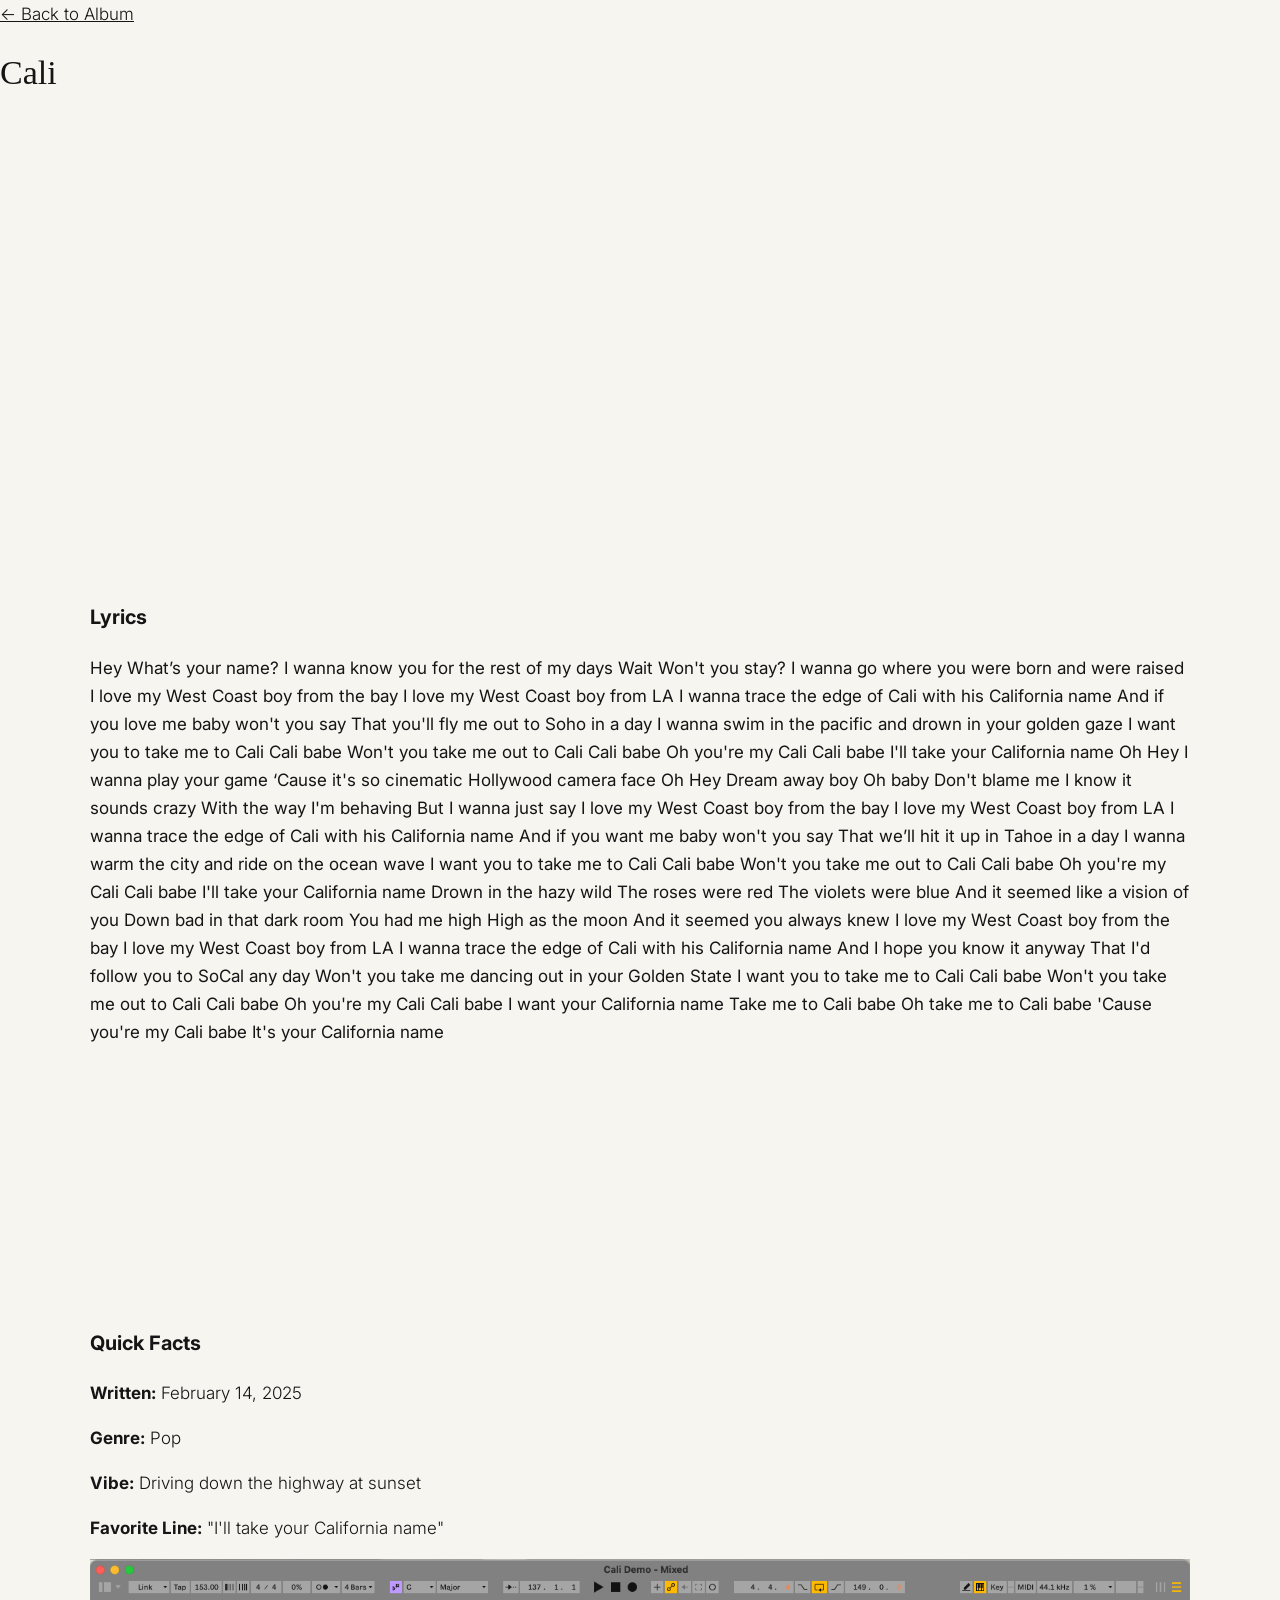
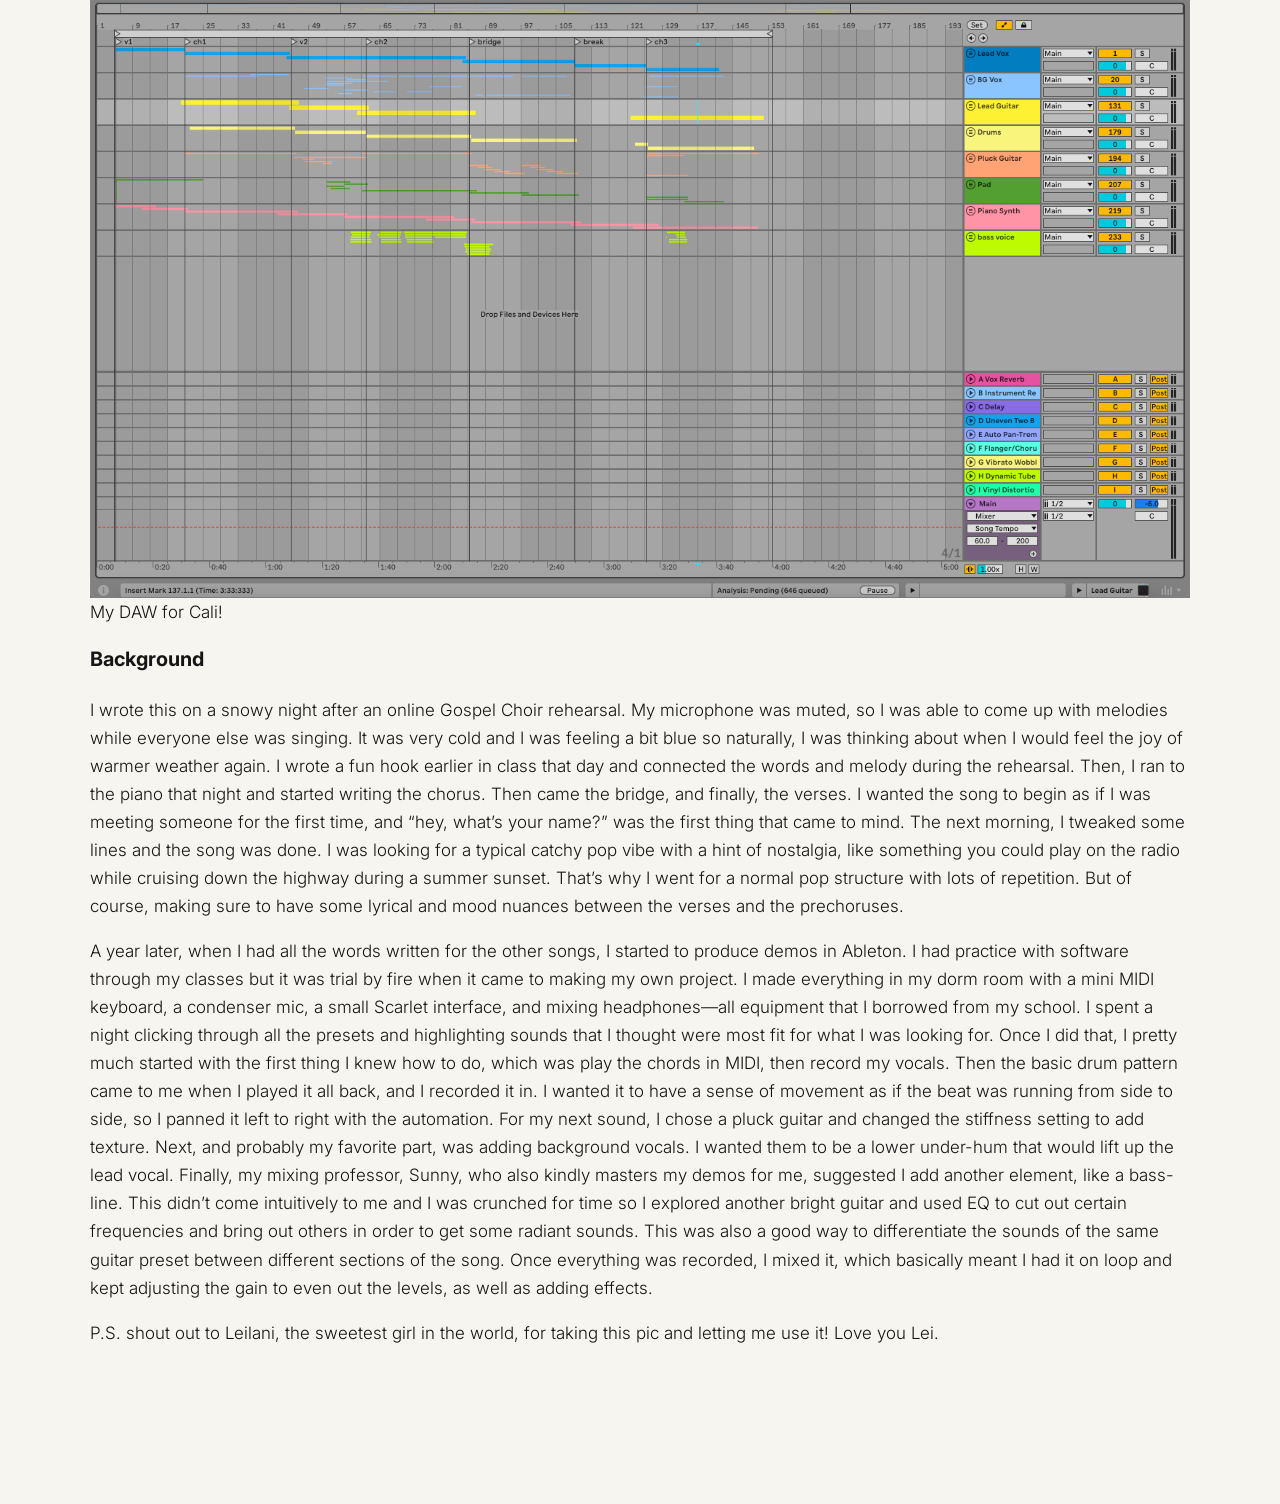
<file: cali.html>
<!DOCTYPE html>
<html lang="en">
<head>
    <!-- Google tag (gtag.js) -->
<script async src="https://www.googletagmanager.com/gtag/js?id=G-Z31W2Q1KDQ"></script>
<script>
  window.dataLayer = window.dataLayer || [];
  function gtag(){dataLayer.push(arguments);}
  gtag('js', new Date());

  gtag('config', 'G-Z31W2Q1KDQ');
</script>
    <meta charset="UTF-8">
    <meta name="viewport" content="width=device-width, initial-scale=1.0">
    <title>Cali | Lemons & Roses</title>

    <link rel="preconnect" href="https://fonts.googleapis.com">
    <link rel="preconnect" href="https://fonts.gstatic.com" crossorigin>

    <link href="https://fonts.googleapis.com/css2?family=Inter:wght@300;400;500;600&display=swap" rel="stylesheet">

    <link rel="stylesheet" href="style.css">
</head>

<body>

    <p>
        <a class="button" href="lemons-roses.html">← Back to Album</a>
    </p>

    <h1>Cali</h1>

    <section class="listen-section">

        <div class="spotify-player">

            <iframe
                style="border-radius:12px"
                src="https://open.spotify.com/embed/track/14m9VfKQh3mEElySDSW53L?utm_source=generator"
                width="100%"
                height="352"
                frameborder="0"
                allowfullscreen=""
                allow="autoplay; clipboard-write; encrypted-media; fullscreen; picture-in-picture"
                loading="lazy">
            </iframe>

        </div>

        <div class="lyrics-box">

            <h3>Lyrics</h3>

            <div class="lyrics">

Hey
What’s your name?
I wanna know you for the rest of my days

Wait
Won't you stay?
I wanna go where you were born and were raised

I love my West Coast boy from the bay
I love my West Coast boy from LA
I wanna trace the edge of Cali with his California name

And if you love me baby won't you say
That you'll fly me out to Soho in a day
I wanna swim in the pacific and drown in your golden gaze

I want you to take me to Cali Cali babe
Won't you take me out to Cali Cali babe
Oh you're my Cali Cali babe
I'll take your California name

Oh Hey
I wanna play your game
‘Cause it's so cinematic
Hollywood camera face

Oh Hey
Dream away boy

Oh baby
Don't blame me
I know it sounds crazy
With the way I'm behaving
But I wanna just say

I love my West Coast boy from the bay
I love my West Coast boy from LA
I wanna trace the edge of Cali with his California name

And if you want me baby won't you say
That we’ll hit it up in Tahoe in a day
I wanna warm the city and ride on the ocean wave

I want you to take me to Cali Cali babe
Won't you take me out to Cali Cali babe
Oh you're my Cali Cali babe
I'll take your California name

Drown in the hazy wild
The roses were red
The violets were blue
And it seemed like a vision of you

Down bad in that dark room
You had me high
High as the moon
And it seemed you always knew

I love my West Coast boy from the bay
I love my West Coast boy from LA
I wanna trace the edge of Cali with his California name

And I hope you know it anyway
That I'd follow you to SoCal any day
Won't you take me dancing out in your Golden State

I want you to take me to Cali Cali babe
Won't you take me out to Cali Cali babe
Oh you're my Cali Cali babe
I want your California name

Take me to Cali babe
Oh take me to Cali babe
'Cause you're my Cali babe
It's your California name

            </div>

        </div>

    </section>

    <section class="song-profile">

    <div class="profile-grid">

        <div class="profile-card">

            <h3>Quick Facts</h3>

            <p><strong>Written:</strong> February 14, 2025</p>

            <p><strong>Genre:</strong> Pop</p>

            <p><strong>Vibe:</strong> Driving down the highway at sunset</p>

            <p><strong>Favorite Line:</strong> "I'll take your California name"</p>

        </div>

        <div class="process-card">

    <a href="images/cali-daw.png" target="_blank">

        <img
            src="images/cali-daw.png"
            alt="Ableton Session">

    </a>

    <p class="image-caption">
        My DAW for Cali!
    </p>

</div>

    </div>

        <div class="background-card">

            <h3>Background</h3>

            <p>
                I wrote this on a snowy night after an online Gospel Choir rehearsal. My microphone was muted, so I was able to come up with melodies while everyone else was singing. It was very cold and I was feeling a bit blue so naturally, I was thinking about when I would feel the joy of warmer weather again. I wrote a fun hook earlier in class that day and connected the words and melody during the rehearsal. Then, I ran to the piano that night and started writing the chorus. Then came the bridge, and finally, the verses. I wanted the song to begin as if I was meeting someone for the first time, and “hey, what’s your name?” was the first thing that came to mind. The next morning, I tweaked some lines and the song was done. I was looking for a typical catchy pop vibe with a hint of nostalgia, like something you could play on the radio while cruising down the highway during a summer sunset. That’s why I went for a normal pop structure with lots of repetition. But of course, making sure to have some lyrical and mood nuances between the verses and the prechoruses.
            </p>

            <p>
                A year later, when I had all the words written for the other songs, I started to produce demos in Ableton. I had practice with software through my classes but it was trial by fire when it came to making my own project. I made everything in my dorm room with a mini MIDI keyboard, a condenser mic, a small Scarlet interface, and mixing headphones—all equipment that I borrowed from my school. I spent a night clicking through all the presets and highlighting sounds that I thought were most fit for what I was looking for. Once I did that, I pretty much started with the first thing I knew how to do, which was play the chords in MIDI, then record my vocals. Then the basic drum pattern came to me when I played it all back, and I recorded it in. I wanted it to have a sense of movement as if the beat was running from side to side, so I panned it left to right with the automation. For my next sound, I chose a pluck guitar and changed the stiffness setting to add texture. Next, and probably my favorite part, was adding background vocals. I wanted them to be a lower under-hum that would lift up the lead vocal. Finally, my mixing professor, Sunny, who also kindly masters my demos for me, suggested I add another element, like a bass-line. This didn’t come intuitively to me and I was crunched for time so I explored another bright guitar and used EQ to cut out certain frequencies and bring out others in order to get some radiant sounds. This was also a good way to differentiate the sounds of the same guitar preset between different sections of the song. Once everything was recorded, I mixed it, which basically meant I had it on loop and kept adjusting the gain to even out the levels, as well as adding effects.
            </p>
            <p>
                P.S. shout out to Leilani, the sweetest girl in the world, for taking this pic and letting me use it! Love you Lei.
            </p>

        </div>

    </section>

</body>
</html>
</file>
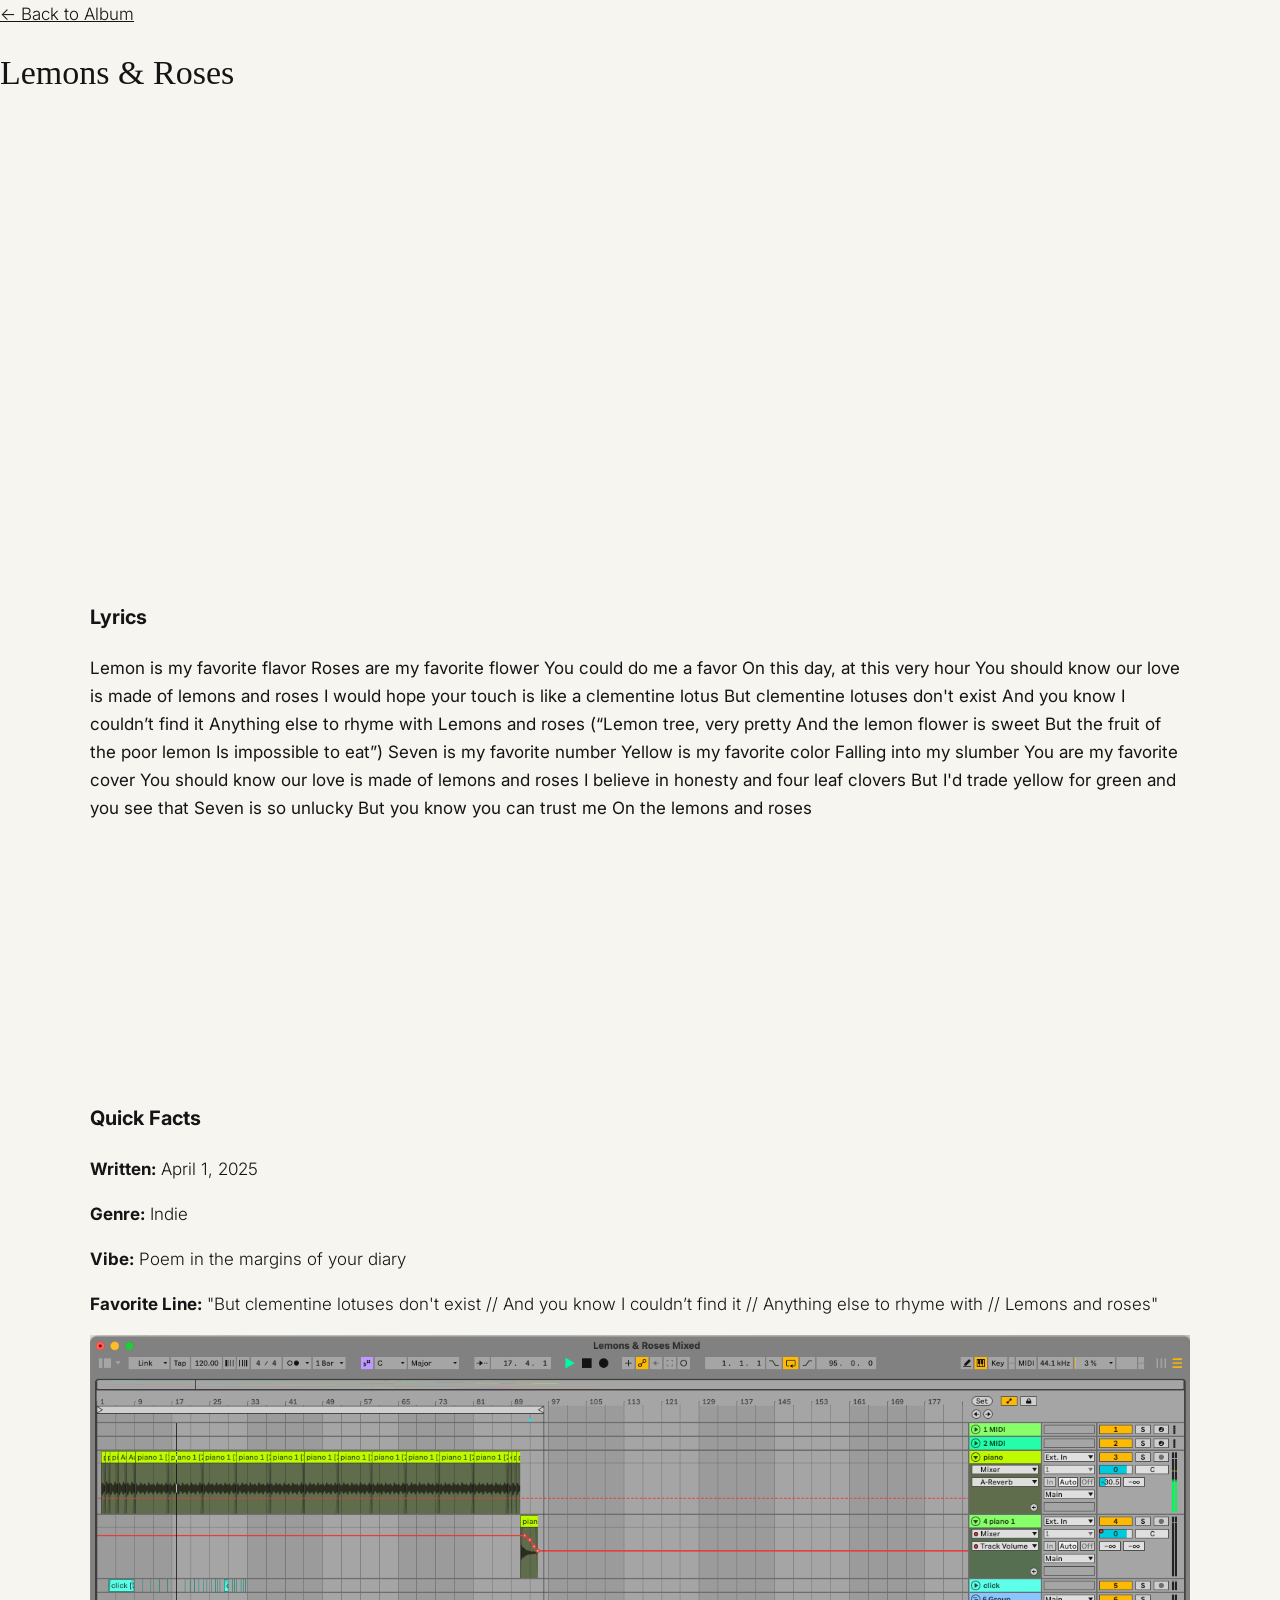
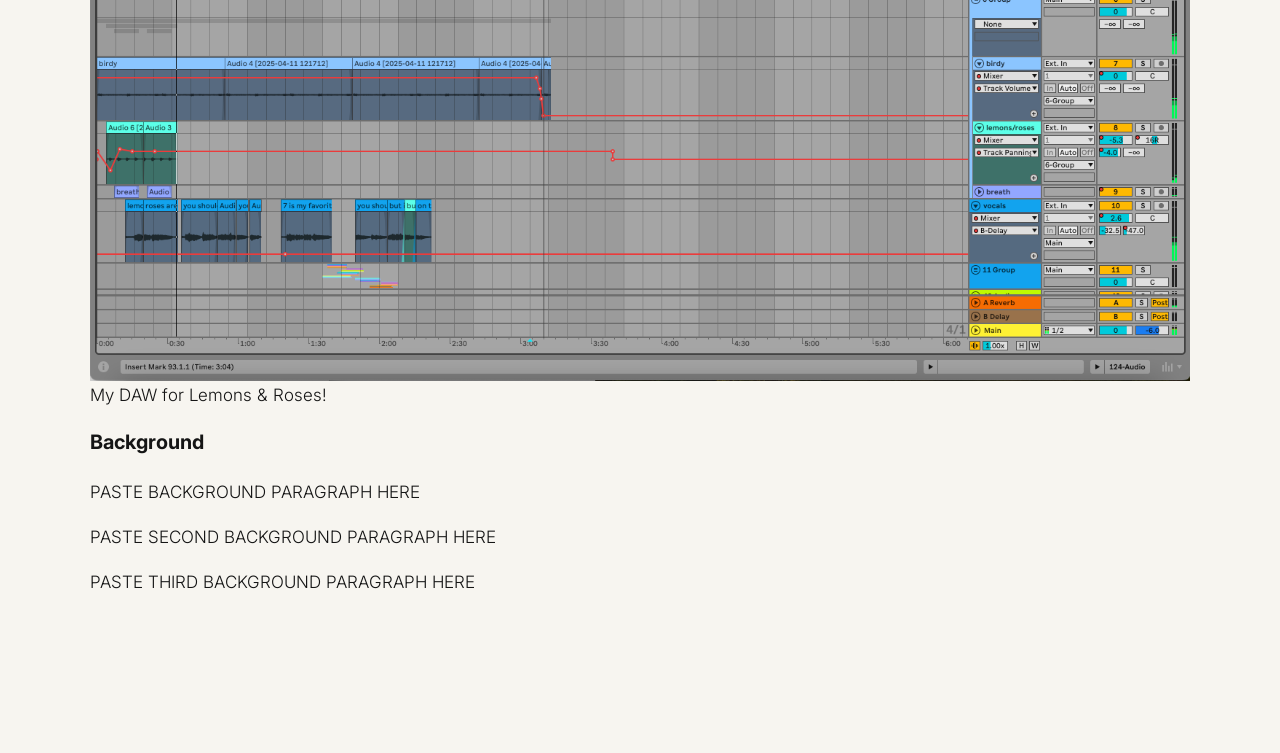
<file: lemons-and-roses.html>
<!DOCTYPE html>
<html lang="en">
<head>
    <!-- Google tag (gtag.js) -->
<script async src="https://www.googletagmanager.com/gtag/js?id=G-Z31W2Q1KDQ"></script>
<script>
  window.dataLayer = window.dataLayer || [];
  function gtag(){dataLayer.push(arguments);}
  gtag('js', new Date());

  gtag('config', 'G-Z31W2Q1KDQ');
</script>
    <meta charset="UTF-8">
    <meta name="viewport" content="width=device-width, initial-scale=1.0">
    <title>Lemons & Roses | Lemons & Roses</title>

    <link rel="preconnect" href="https://fonts.googleapis.com">
    <link rel="preconnect" href="https://fonts.gstatic.com" crossorigin>

    <link href="https://fonts.googleapis.com/css2?family=Inter:wght@300;400;500;600&display=swap" rel="stylesheet">

    <link rel="stylesheet" href="style.css">
</head>

<body>

    <p>
        <a class="button" href="lemons-roses.html">← Back to Album</a>
    </p>

    <h1>Lemons & Roses</h1>

    <section class="listen-section">

        <div class="spotify-player">

            <iframe
                style="border-radius:12px"
                src="https://open.spotify.com/embed/track/6sJ6VtCAN7jbwqlxRq06W2?utm_source=generator"
                width="100%"
                height="352"
                frameborder="0"
                allowfullscreen=""
                allow="autoplay; clipboard-write; encrypted-media; fullscreen; picture-in-picture"
                loading="lazy">
            </iframe>

        </div>

        <div class="lyrics-box">

            <h3>Lyrics</h3>

            <div class="lyrics">

Lemon is my favorite flavor
Roses are my favorite flower
You could do me a favor
On this day, at this very hour

You should know our love is made of lemons and roses
I would hope your touch is like a clementine lotus
But clementine lotuses don't exist
And you know I couldn’t find it
Anything else to rhyme with
Lemons and roses

(“Lemon tree, very pretty
And the lemon flower is sweet
But the fruit of the poor lemon
Is impossible to eat”)

Seven is my favorite number
Yellow is my favorite color
Falling into my slumber
You are my favorite cover

You should know our love is made of lemons and roses
I believe in honesty and four leaf clovers
But I'd trade yellow for green and you see that
Seven is so unlucky
But you know you can trust me
On the lemons and roses

            </div>

        </div>

    </section>

    <section class="song-profile">

        <div class="profile-grid">

            <div class="profile-card">

                <h3>Quick Facts</h3>

                <p><strong>Written:</strong> April 1, 2025 </p>

                <p><strong>Genre:</strong> Indie </p>

                <p><strong>Vibe:</strong> Poem in the margins of your diary </p>

                <p><strong>Favorite Line:</strong> "But clementine lotuses don't exist // And you know I couldn’t find it // Anything else to rhyme with // Lemons and roses" </p>

            </div>

            <div class="process-card">

                <a href="images/lemons-and-roses-daw.png" target="_blank">

                    <img
                        src="images/lemons-and-roses-daw.png"
                        alt="Ableton Session">

                </a>

                <p class="image-caption">
                    My DAW for Lemons & Roses!
                </p>

            </div>

        </div>

        <div class="background-card">

            <h3>Background</h3>

            <p>
                PASTE BACKGROUND PARAGRAPH HERE
            </p>

            <p>
                PASTE SECOND BACKGROUND PARAGRAPH HERE
            </p>

            <p>
                PASTE THIRD BACKGROUND PARAGRAPH HERE
            </p>

        </div>

    </section>

</body>
</html>
</file>
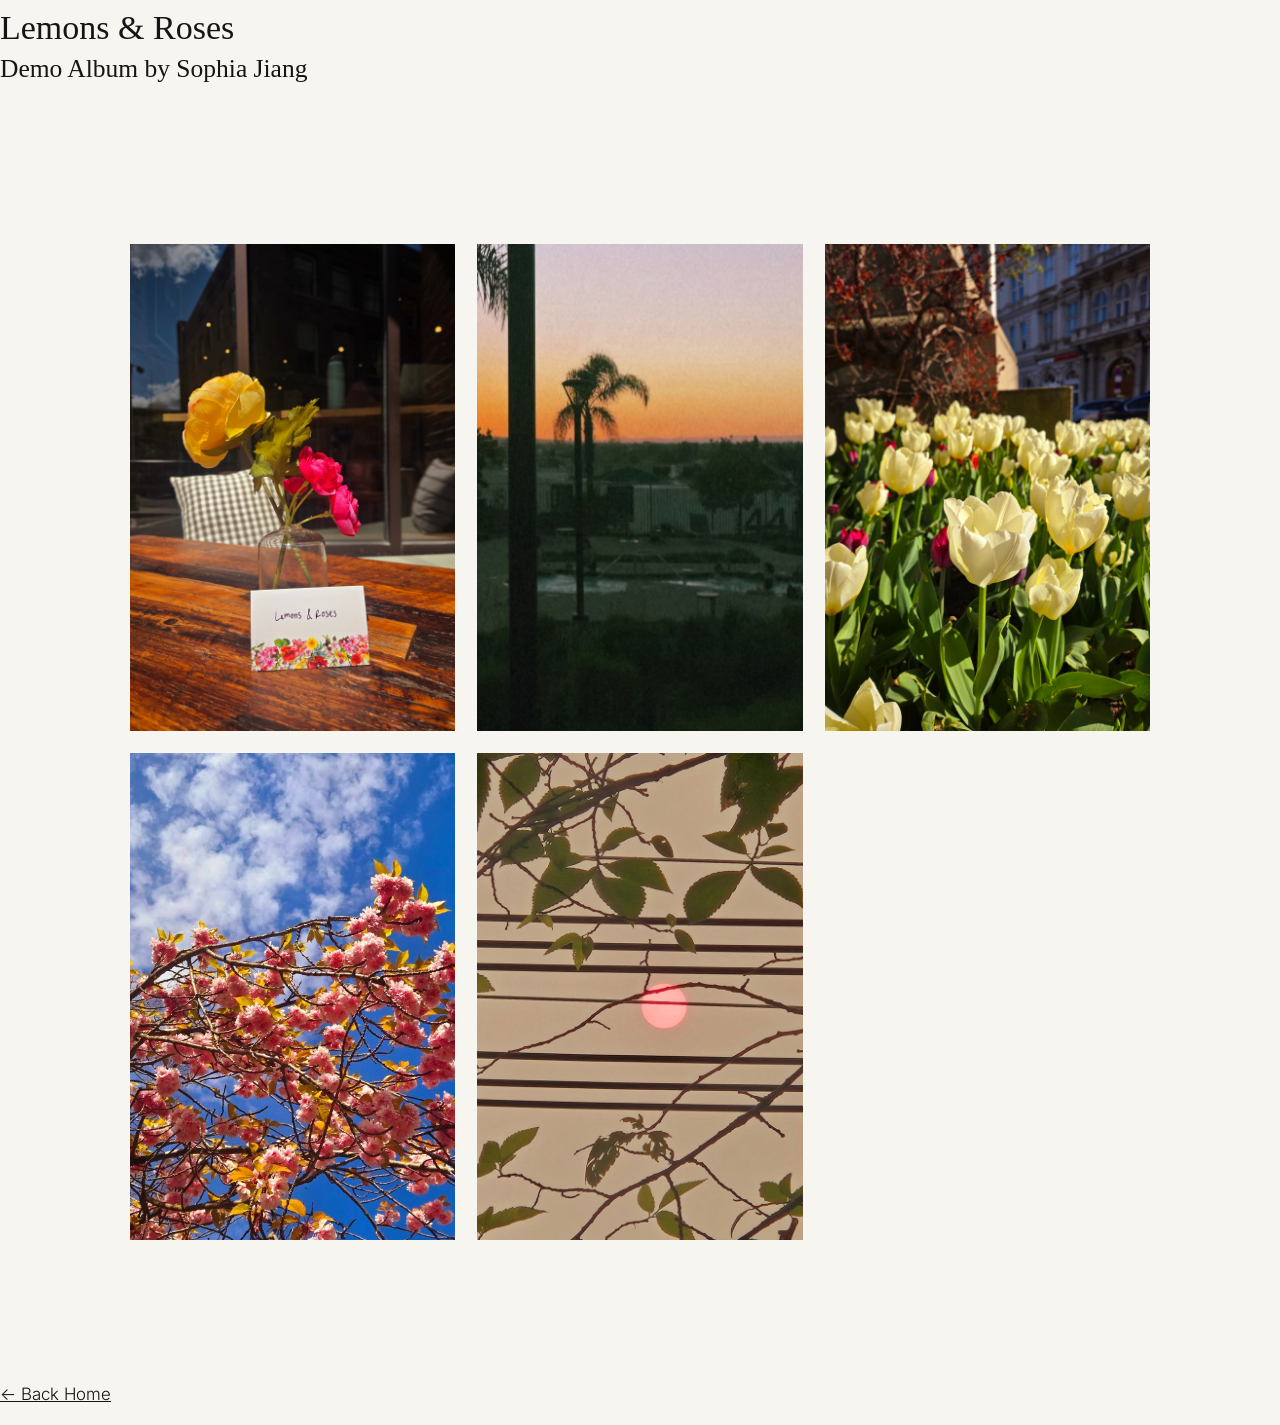
<file: lemons-roses.html>
<!DOCTYPE html>
<html lang="en">
<head>
    <!-- Google tag (gtag.js) -->
<script async src="https://www.googletagmanager.com/gtag/js?id=G-Z31W2Q1KDQ"></script>
<script>
  window.dataLayer = window.dataLayer || [];
  function gtag(){dataLayer.push(arguments);}
  gtag('js', new Date());

  gtag('config', 'G-Z31W2Q1KDQ');
</script>
    <meta charset="UTF-8">
    <meta name="viewport" content="width=device-width, initial-scale=1.0">
    <title>Lemons & Roses</title>

    <link rel="preconnect" href="https://fonts.googleapis.com">
    <link rel="preconnect" href="https://fonts.gstatic.com" crossorigin>

    <link href="https://fonts.googleapis.com/css2?family=Inter:wght@300;400;500;600&display=swap" rel="stylesheet">

    <link rel="stylesheet" href="style.css">
</head>

<body>

    <h1>Lemons & Roses</h1>

    <h2>Demo Album by Sophia Jiang</h2>

    <section class="song-gallery">
        
    <a href="lemons-and-roses.html" class="song-card">

        <img src="images/lemons-and-roses-cover-photo.jpg"
         alt="Lemons & Roses Cover Art">

        <div class="song-overlay">
            <h3 class="song-title">Lemons & Roses</h3>
        </div>

</a>

    <a href="cali.html" class="song-card">

        <img src="images/cali-cover.jpg" alt="Cali Cover Art">

        <div class="song-overlay">
            <h3 class="song-title">Cali</h3>
        </div>

    </a>

    <a href="ruthless.html" class="song-card">

        <img src="images/ruthless-cover.jpg" alt="Ruthless Cover Art">

        <div class="song-overlay">
            <h3 class="song-title">Ruthless</h3>
        </div>

    </a>

    <a href="my-gentleman.html" class="song-card">

        <img
            src="images/my-gentleman-cover.jpg"
            alt="My Gentleman Cover Art">

        <div class="song-overlay">
            <h3 class="song-title">My Gentleman</h3>
        </div>

    </a>
        
    <a href="san-something.html" class="song-card">

    <img src="images/san-something-cover.jpg"
         alt="San Something Cover Art">

    <div class="song-overlay">
        <h3 class="song-title">San Something</h3>
    </div>

</a>

</section>

    <p>
        <a class="button" href="index.html">← Back Home</a>
    </p>

</body>
</html>
</file>
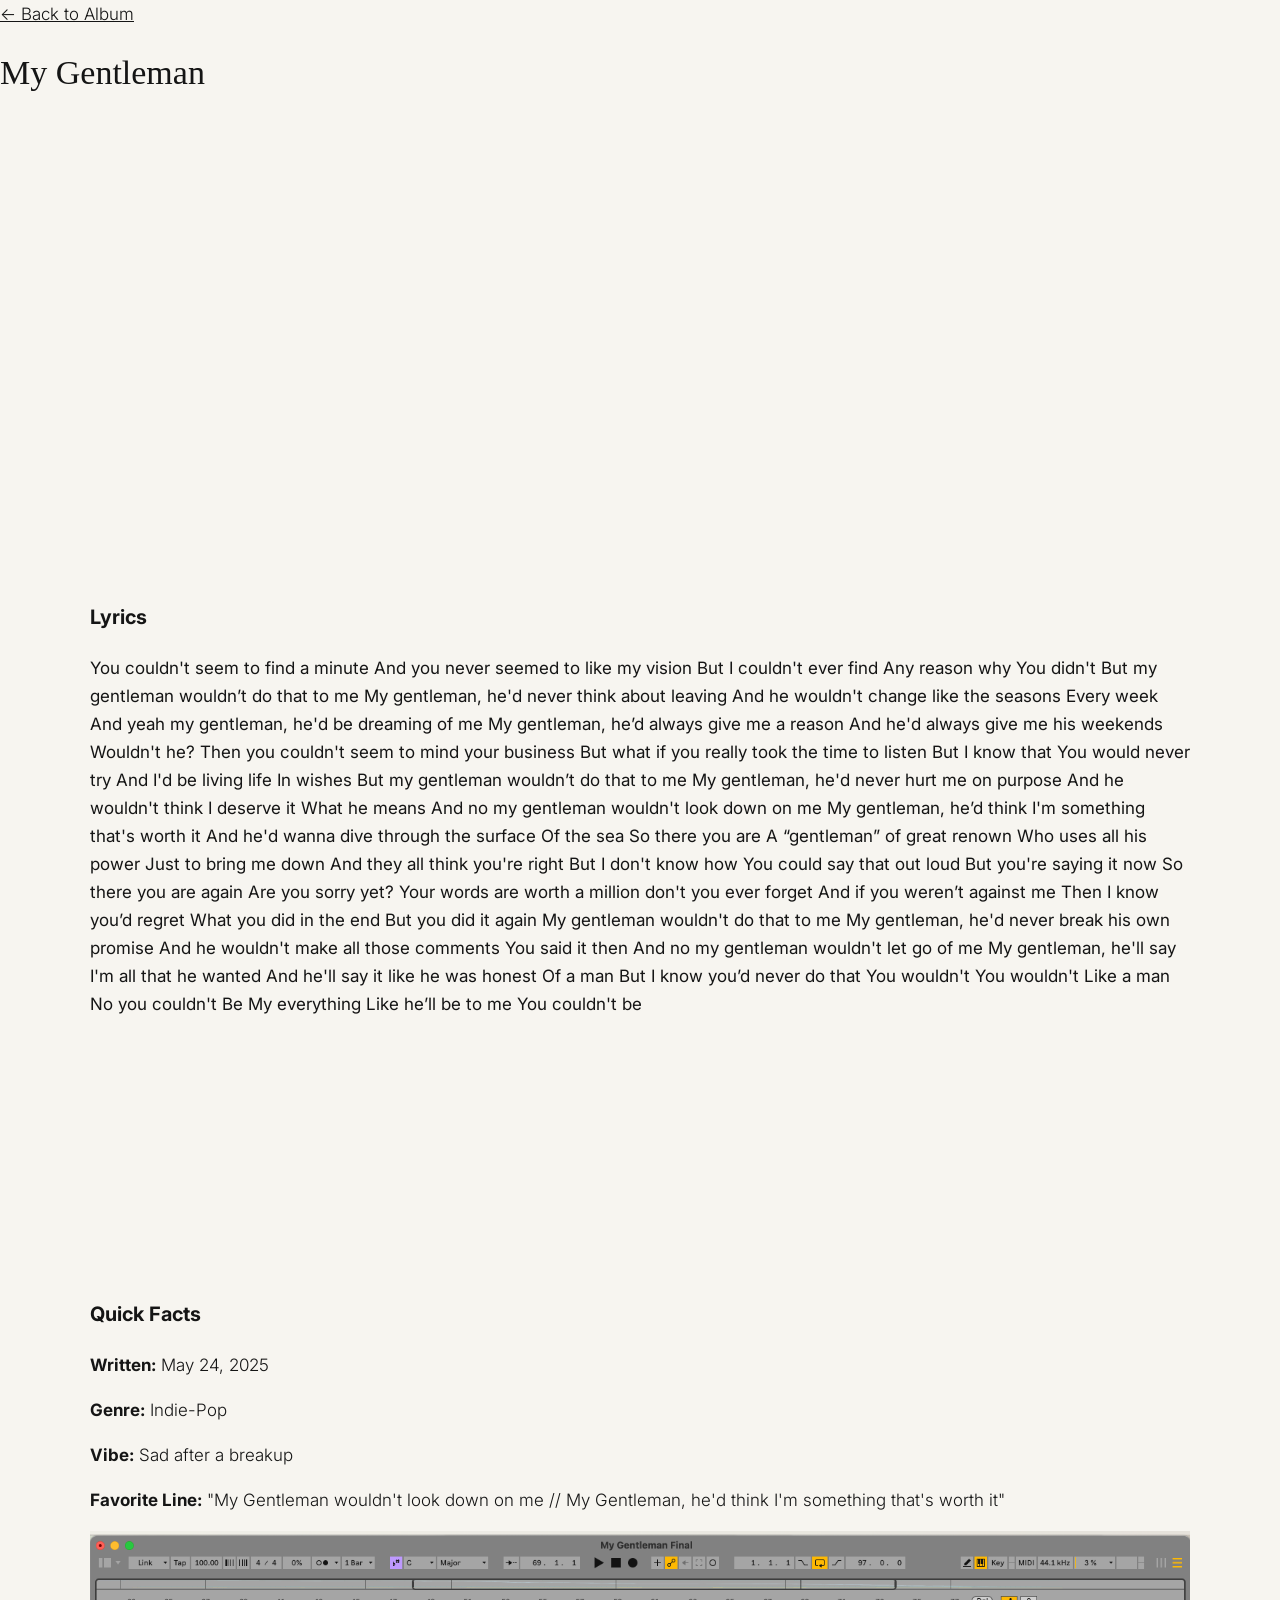
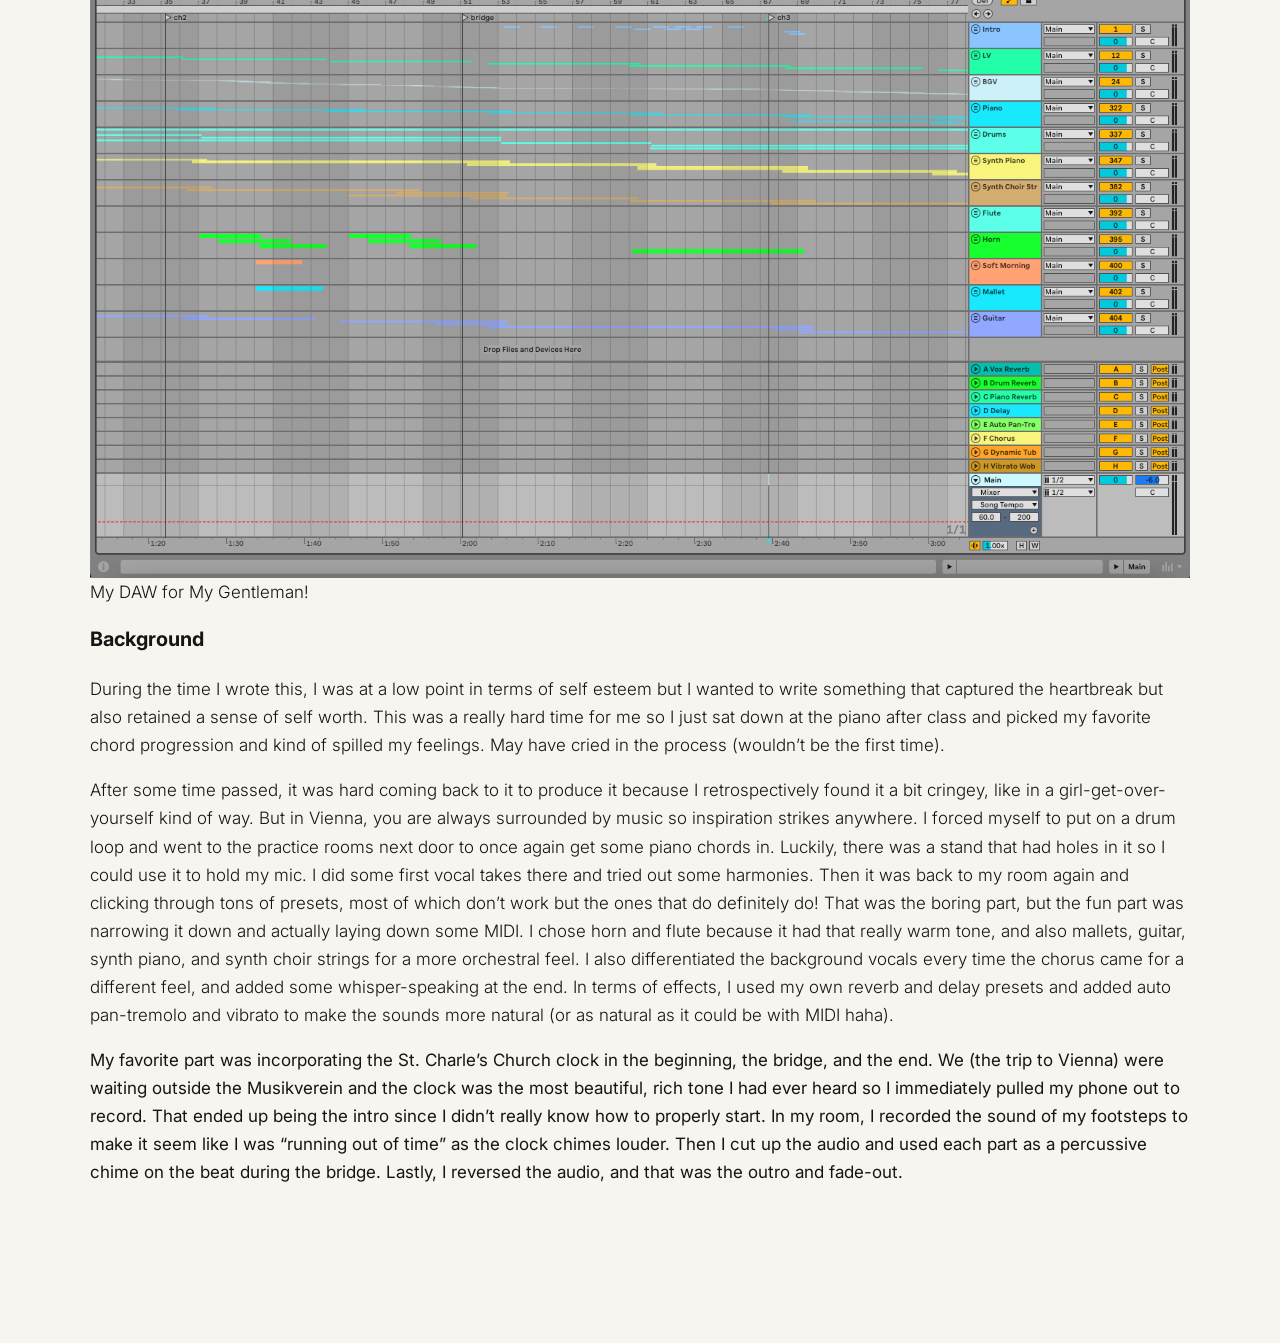
<file: my-gentleman.html>
<!DOCTYPE html>
<html lang="en">
<head>
    <!-- Google tag (gtag.js) -->
<script async src="https://www.googletagmanager.com/gtag/js?id=G-Z31W2Q1KDQ"></script>
<script>
  window.dataLayer = window.dataLayer || [];
  function gtag(){dataLayer.push(arguments);}
  gtag('js', new Date());

  gtag('config', 'G-Z31W2Q1KDQ');
</script>
    <meta charset="UTF-8">
    <meta name="viewport" content="width=device-width, initial-scale=1.0">
    <title>My Gentleman | Lemons & Roses</title>

    <link rel="preconnect" href="https://fonts.googleapis.com">
    <link rel="preconnect" href="https://fonts.gstatic.com" crossorigin>

    <link href="https://fonts.googleapis.com/css2?family=Inter:wght@300;400;500;600&display=swap" rel="stylesheet">

    <link rel="stylesheet" href="style.css">
</head>

<body>

    <p>
        <a class="button" href="lemons-roses.html">← Back to Album</a>
    </p>

    <h1>My Gentleman</h1>

    <section class="listen-section">

        <div class="spotify-player">

            <iframe
                style="border-radius:12px"
                src="https://open.spotify.com/embed/track/0Iezv7ejyN9fE101MIJ5yF?utm_source=generator"
                width="100%"
                height="352"
                frameborder="0"
                allowfullscreen=""
                allow="autoplay; clipboard-write; encrypted-media; fullscreen; picture-in-picture"
                loading="lazy">
            </iframe>

        </div>

        <div class="lyrics-box">

            <h3>Lyrics</h3>

            <div class="lyrics">

You couldn't seem to find a minute
And you never seemed to like my vision
But I couldn't ever find
Any reason why
You didn't 

But my gentleman wouldn’t do that to me
My gentleman, he'd never think about leaving
And he wouldn't change like the seasons
Every week

And yeah my gentleman, he'd be dreaming of me
My gentleman, he’d always give me a reason
And he'd always give me his weekends
Wouldn't he?

Then you couldn't seem to mind your business
But what if you really took the time to listen
But I know that
You would never try
And I'd be living life
In wishes

But my gentleman wouldn’t do that to me
My gentleman, he'd never hurt me on purpose
And he wouldn't think I deserve it
What he means

And no my gentleman wouldn't look down on me
My gentleman, he’d think I'm something that's worth it
And he'd wanna dive through the surface 
Of the sea

So there you are 
A “gentleman” of great renown
Who uses all his power
Just to bring me down
And they all think you're right
But I don't know how
You could say that out loud
But you're saying it now

So there you are again 
Are you sorry yet?
Your words are worth a million don't you ever forget
And if you weren’t against me
Then I know you’d regret
What you did in the end
But you did it again

My gentleman wouldn't do that to me
My gentleman, he'd never break his own
promise
And he wouldn't make all those comments
You said it then

And no my gentleman wouldn't let go of me
My gentleman, he'll say I'm all that he wanted
And he'll say it like he was honest
Of a man

But I know you’d never do that
You wouldn't
You wouldn't
Like a man
No you couldn't
Be 
My everything
Like he’ll be to me
You couldn't be

            </div>

        </div>

    </section>

    <section class="song-profile">

    <div class="profile-grid">

        <div class="profile-card">

            <h3>Quick Facts</h3>

            <p><strong>Written:</strong> May 24, 2025 </p>

            <p><strong>Genre:</strong> Indie-Pop </p>

            <p><strong>Vibe:</strong> Sad after a breakup </p>

            <p><strong>Favorite Line:</strong> "My Gentleman wouldn't look down on me // My Gentleman, he'd think I'm something that's worth it"</p>

        </div>

        <div class="process-card">

    <a href="images/my-gentleman-daw.jpg" target="_blank">

        <img
            src="images/my-gentleman-daw.jpg"
            alt="Ableton Session">

    </a>

    <p class="image-caption">
        My DAW for My Gentleman!
    </p>

</div>

    </div>

        <div class="background-card">

            <h3>Background</h3>

            <p>
                During the time I wrote this, I was at a low point in terms of self esteem but I wanted to write something that captured the heartbreak but also retained a sense of self worth. This was a really hard time for me so I just sat down at the piano after class and picked my favorite chord progression and kind of spilled my feelings. May have cried in the process (wouldn’t be the first time). 
            </p>
            
            <p>
                After some time passed, it was hard coming back to it to produce it because I retrospectively found it a bit cringey, like in a girl-get-over-yourself kind of way. But in Vienna, you are always surrounded by music so inspiration strikes anywhere. I forced myself to put on a drum loop and went to the practice rooms next door to once again get some piano chords in. Luckily, there was a stand that had holes in it so I could use it to hold my mic. I did some first vocal takes there and tried out some harmonies. Then it was back to my room again and clicking through tons of presets, most of which don’t work but the ones that do definitely do! That was the boring part, but the fun part was narrowing it down and actually laying down some MIDI. I chose horn and flute because it had that really warm tone, and also mallets, guitar, synth piano, and synth choir strings for a more orchestral feel. I also differentiated the background vocals every time the chorus came for a different feel, and added some whisper-speaking at the end. In terms of effects, I used my own reverb and delay presets and added auto pan-tremolo and vibrato to make the sounds more natural (or as natural as it could be with MIDI haha). 
            </p>
                My favorite part was incorporating the St. Charle’s Church clock in the beginning, the bridge, and the end. We (the trip to Vienna) were waiting outside the Musikverein and the clock was the most beautiful, rich tone I had ever heard so I immediately pulled my phone out to record. That ended up being the intro since I didn’t really know how to properly start. In my room, I recorded the sound of my footsteps to make it seem like I was “running out of time” as the clock chimes louder. Then I cut up the audio and used each part as a percussive chime on the beat during the bridge. Lastly, I reversed the audio, and that was the outro and fade-out. 
            </p>

        </div>

    </section>

</body>
</html>
</file>
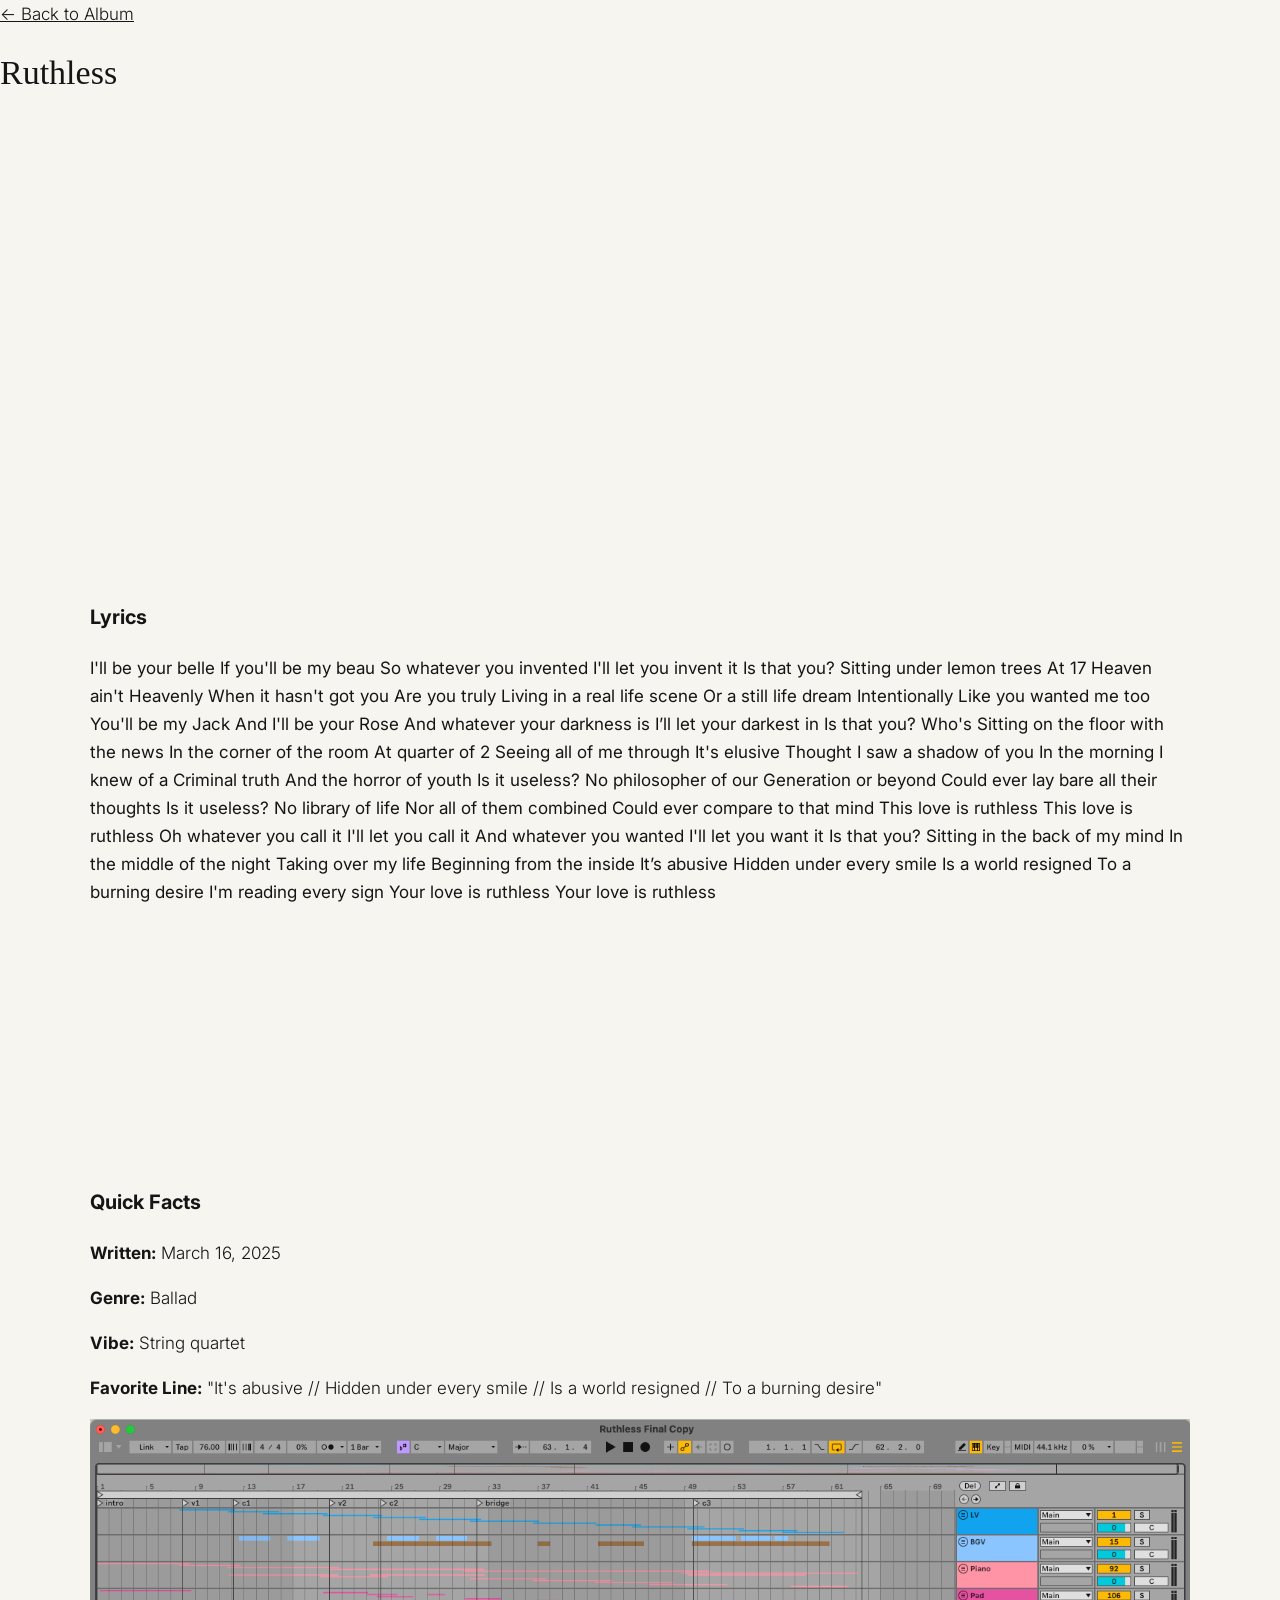
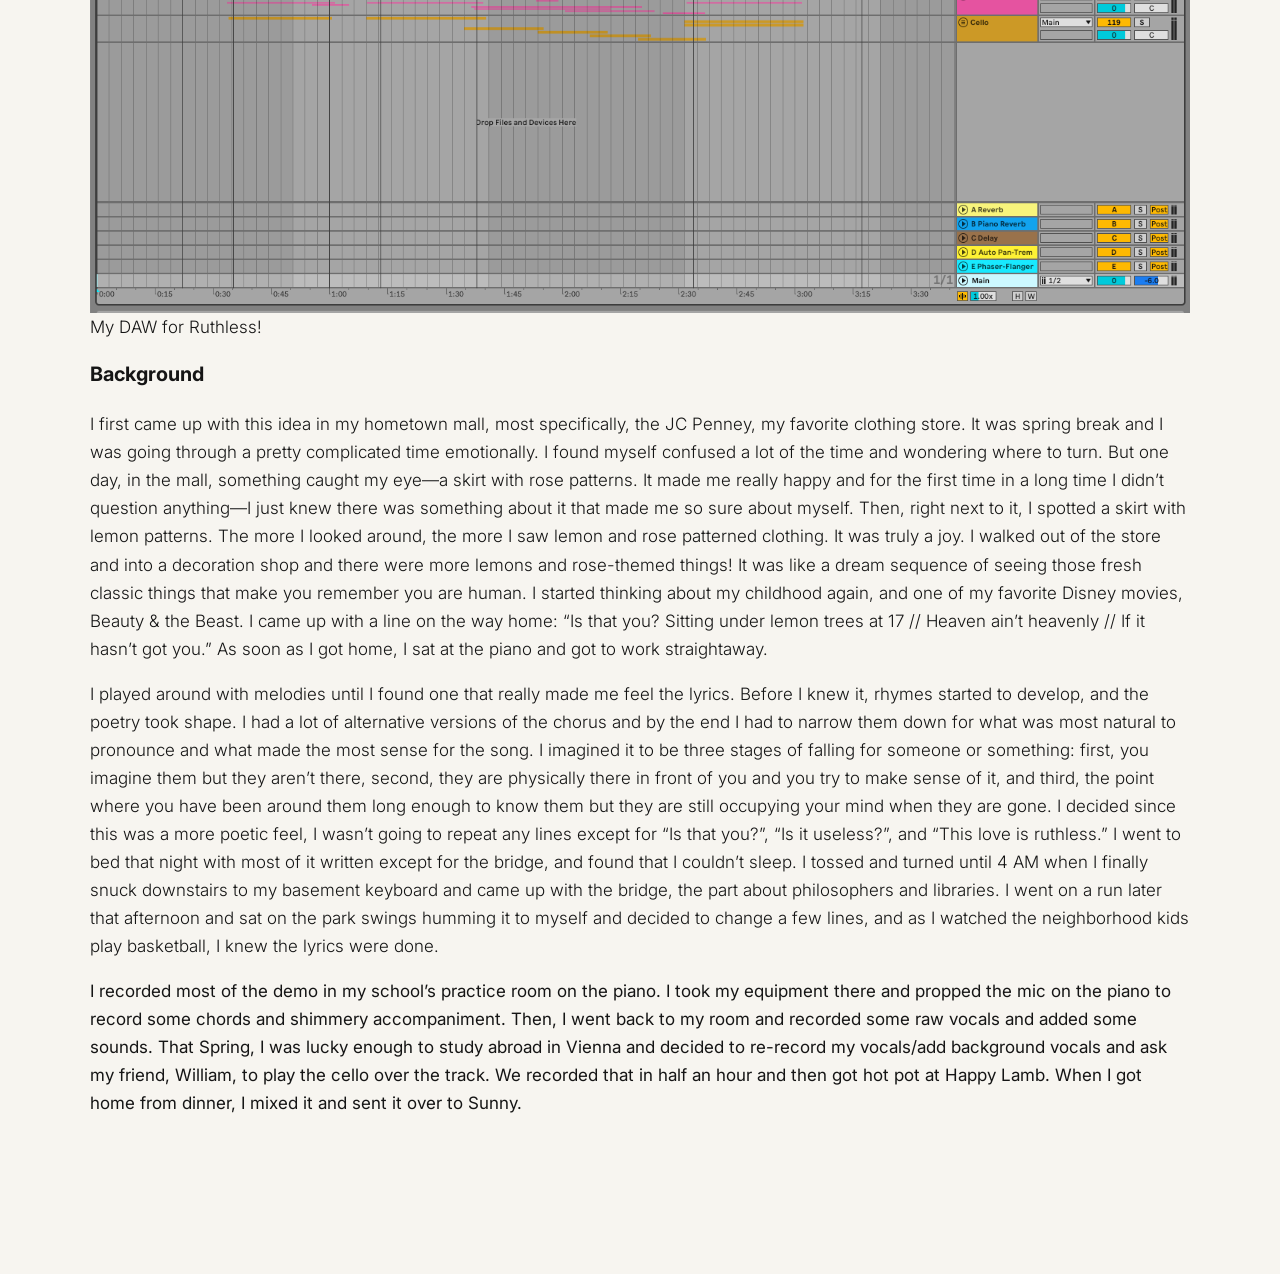
<file: ruthless.html>
<!DOCTYPE html>
<html lang="en">
<head>
    <!-- Google tag (gtag.js) -->
<script async src="https://www.googletagmanager.com/gtag/js?id=G-Z31W2Q1KDQ"></script>
<script>
  window.dataLayer = window.dataLayer || [];
  function gtag(){dataLayer.push(arguments);}
  gtag('js', new Date());

  gtag('config', 'G-Z31W2Q1KDQ');
</script>
    <meta charset="UTF-8">
    <meta name="viewport" content="width=device-width, initial-scale=1.0">
    <title>Ruthless | Lemons & Roses</title>

    <link rel="preconnect" href="https://fonts.googleapis.com">
    <link rel="preconnect" href="https://fonts.gstatic.com" crossorigin>

    <link href="https://fonts.googleapis.com/css2?family=Inter:wght@300;400;500;600&display=swap" rel="stylesheet">

    <link rel="stylesheet" href="style.css">
</head>

<body>

    <p>
        <a class="button" href="lemons-roses.html">← Back to Album</a>
    </p>

    <h1>Ruthless</h1>

    <section class="listen-section">

        <div class="spotify-player">

            <iframe
                style="border-radius:12px"
                src="https://open.spotify.com/embed/track/0VJgO23IfwAiyLm0pyLmu4?utm_source=generator"
                width="100%"
                height="352"
                frameborder="0"
                allowfullscreen=""
                allow="autoplay; clipboard-write; encrypted-media; fullscreen; picture-in-picture"
                loading="lazy">
            </iframe>

        </div>

        <div class="lyrics-box">

            <h3>Lyrics</h3>

            <div class="lyrics">

I'll be your belle
If you'll be my beau
So whatever you invented
I'll let you invent it

Is that you?
Sitting under lemon trees
At 17
Heaven ain't
Heavenly
When it hasn't got you

Are you truly
Living in a real life scene
Or a still life dream
Intentionally
Like you wanted me too

You'll be my Jack
And I'll be your Rose 
And whatever your darkness is
I’ll let your darkest in

Is that you?
Who's
Sitting on the floor with the news 
In the corner of the room
At quarter of 2
Seeing all of me through 

It's elusive
Thought I saw a shadow of you
In the morning I knew of a
Criminal truth
And the horror of youth

Is it useless?
No philosopher of our
Generation or beyond
Could ever lay bare all their thoughts 

Is it useless?
No library of life
Nor all of them combined
Could ever compare to that mind

This love is ruthless
This love is ruthless

Oh whatever you call it
I'll let you call it

And whatever you wanted
I'll let you want it

Is that you?
Sitting in the back of my mind
In the middle of the night
Taking over my life
Beginning from the inside

It’s abusive
Hidden under every smile
Is a world resigned
To a burning desire
I'm reading every sign

Your love is ruthless
Your love is ruthless


            </div>

        </div>

    </section>

    <section class="song-profile">

    <div class="profile-grid">

        <div class="profile-card">

            <h3>Quick Facts</h3>

            <p><strong>Written:</strong> March 16, 2025</p>

            <p><strong>Genre:</strong> Ballad </p>

            <p><strong>Vibe:</strong> String quartet </p>

            <p><strong>Favorite Line:</strong> "It's abusive // Hidden under every smile // Is a world resigned // To a burning desire"</p>

        </div>

        <div class="process-card">

    <a href="images/ruthless-daw.png" target="_blank">

        <img
            src="images/ruthless-daw.png"
            alt="Ableton Session">

    </a>

    <p class="image-caption">
        My DAW for Ruthless!
    </p>

</div>

    </div>

        <div class="background-card">

            <h3>Background</h3>

            <p>
                I first came up with this idea in my hometown mall, most specifically, the JC Penney, my favorite clothing store. It was spring break and I was going through a pretty complicated time emotionally. I found myself confused a lot of the time and wondering where to turn. But one day, in the mall, something caught my eye—a skirt with rose patterns. It made me really happy and for the first time in a long time I didn’t question anything—I just knew there was something about it that made me so sure about myself. Then, right next to it, I spotted a skirt with lemon patterns. The more I looked around, the more I saw lemon and rose patterned clothing. It was truly a joy. I walked out of the store and into a decoration shop and there were more lemons and rose-themed things! It was like a dream sequence of seeing those fresh classic things that make you remember you are human. I started thinking about my childhood again, and one of my favorite Disney movies, Beauty & the Beast. I came up with a line on the way home: “Is that you? Sitting under lemon trees at 17 // Heaven ain’t heavenly // If it hasn’t got you.” As soon as I got home, I sat at the piano and got to work straightaway. 
            </p>
            
            <p>
                I played around with melodies until I found one that really made me feel the lyrics. Before I knew it, rhymes started to develop, and the poetry took shape. I had a lot of alternative versions of the chorus and by the end I had to narrow them down for what was most natural to pronounce and what made the most sense for the song. I imagined it to be three stages of falling for someone or something: first, you imagine them but they aren’t there, second, they are physically there in front of you and you try to make sense of it, and third, the point where you have been around them long enough to know them but they are still occupying your mind when they are gone. I decided since this was a more poetic feel, I wasn’t going to repeat any lines except for “Is that you?”, “Is it useless?”, and “This love is ruthless.” I went to bed that night with most of it written except for the bridge, and found that I couldn’t sleep. I tossed and turned until 4 AM when I finally snuck downstairs to my basement keyboard and came up with the bridge, the part about philosophers and libraries. I went on a run later that afternoon and sat on the park swings humming it to myself and decided to change a few lines, and as I watched the neighborhood kids play basketball, I knew the lyrics were done.
            </p>
                I recorded most of the demo in my school’s practice room on the piano. I took my equipment there and propped the mic on the piano to record some chords and shimmery accompaniment. Then, I went back to my room and recorded some raw vocals and added some sounds. That Spring, I was lucky enough to study abroad in Vienna and decided to re-record my vocals/add background vocals and ask my friend, William, to play the cello over the track. We recorded that in half an hour and then got hot pot at Happy Lamb. When I got home from dinner, I mixed it and sent it over to Sunny. 
            </p>

        </div>

    </section>

</body>
</html>
</file>
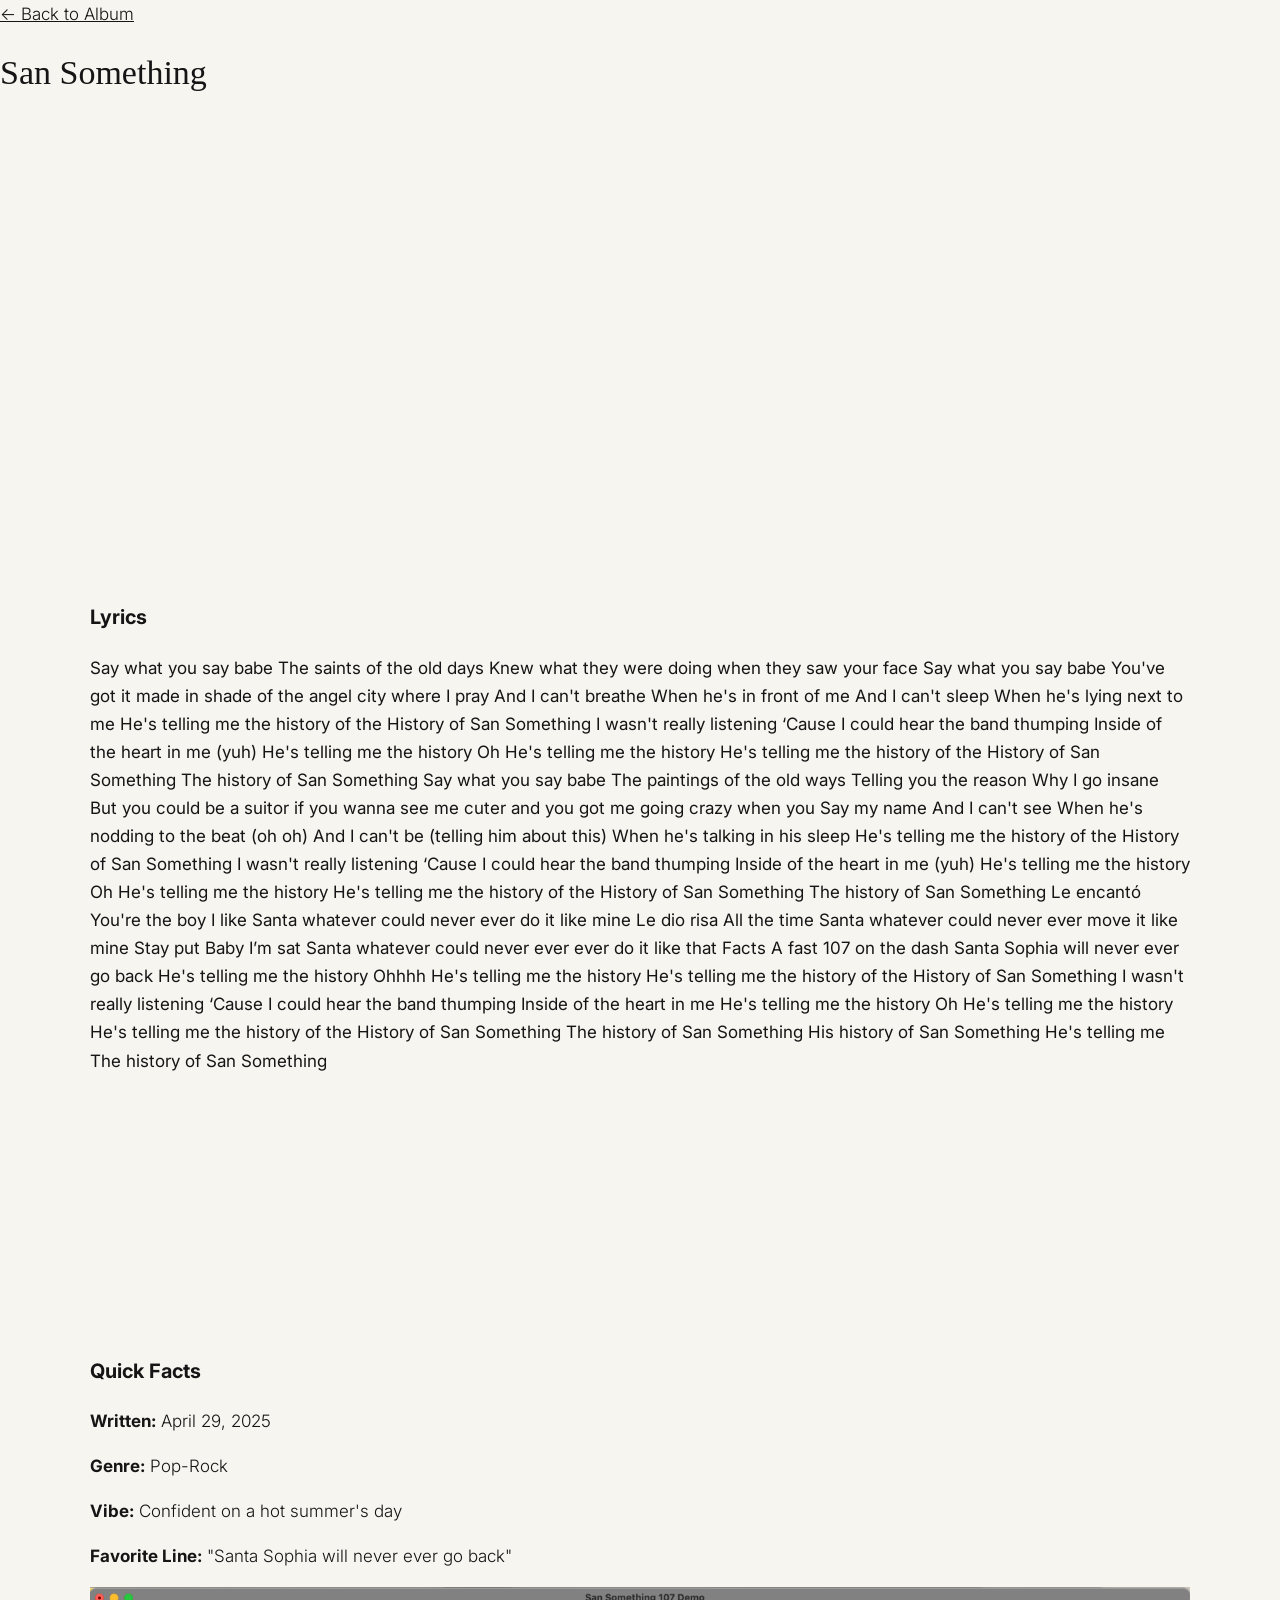
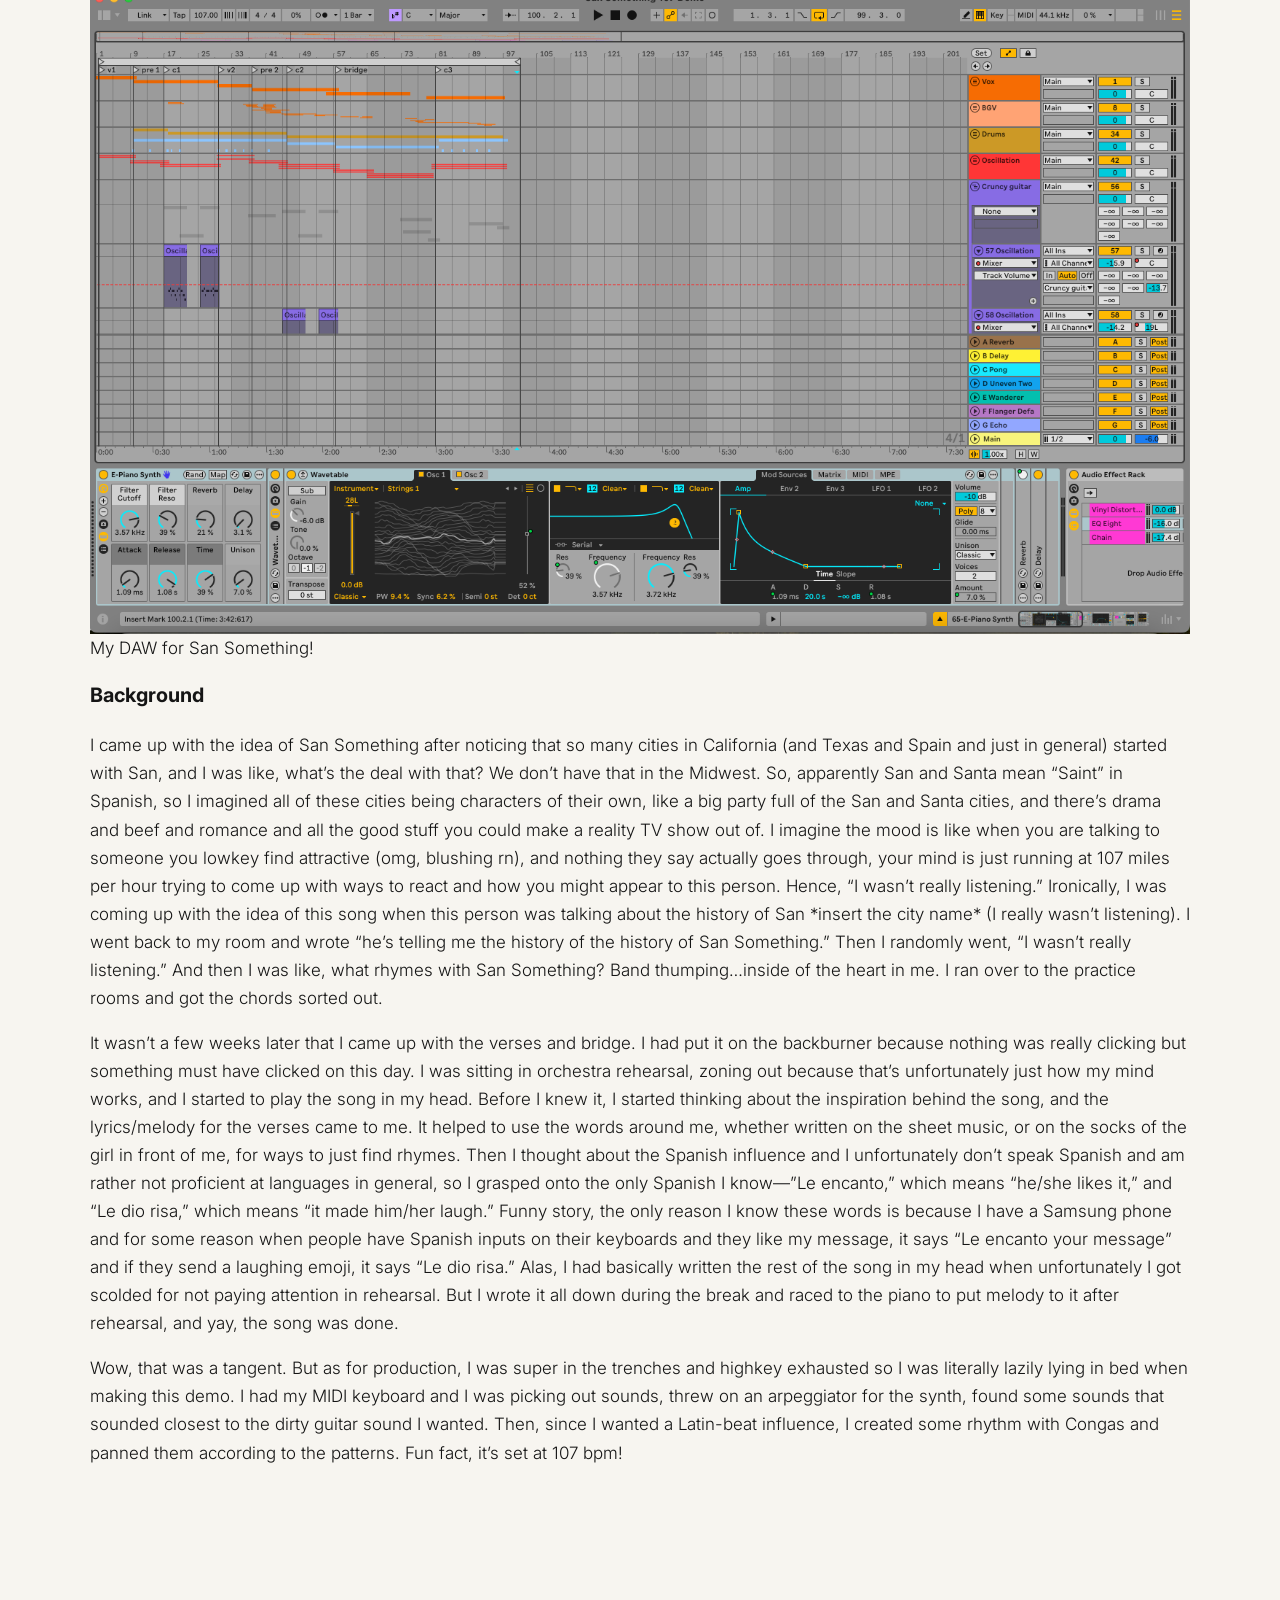
<file: san-something.html>
<!DOCTYPE html>
<html lang="en">
<head>
    <!-- Google tag (gtag.js) -->
<script async src="https://www.googletagmanager.com/gtag/js?id=G-Z31W2Q1KDQ"></script>
<script>
  window.dataLayer = window.dataLayer || [];
  function gtag(){dataLayer.push(arguments);}
  gtag('js', new Date());

  gtag('config', 'G-Z31W2Q1KDQ');
</script>
    <meta charset="UTF-8">
    <meta name="viewport" content="width=device-width, initial-scale=1.0">
    <title>San Something | Lemons & Roses</title>

    <link rel="preconnect" href="https://fonts.googleapis.com">
    <link rel="preconnect" href="https://fonts.gstatic.com" crossorigin>

    <link href="https://fonts.googleapis.com/css2?family=Inter:wght@300;400;500;600&display=swap" rel="stylesheet">

    <link rel="stylesheet" href="style.css">
</head>

<body>

    <p>
        <a class="button" href="lemons-roses.html">← Back to Album</a>
    </p>

    <h1>San Something</h1>

    <section class="listen-section">

        <div class="spotify-player">

            <iframe
                style="border-radius:12px"
                src="https://open.spotify.com/embed/track/3r0jsVM2d4FUV5H6syMmr8?utm_source=generator"
                width="100%"
                height="352"
                frameborder="0"
                allowfullscreen=""
                allow="autoplay; clipboard-write; encrypted-media; fullscreen; picture-in-picture"
                loading="lazy">
            </iframe>

        </div>

        <div class="lyrics-box">

            <h3>Lyrics</h3>

            <div class="lyrics">

Say what you say babe 
The saints of the old days
Knew what they were doing when they saw your face

Say what you say babe
You've got it made in shade of the angel city where I pray

And I can't breathe
When he's in front of me
And I can't sleep
When he's lying next to me

He's telling me the history of the
History of San Something
I wasn't really listening
‘Cause I could hear the band thumping
Inside of the heart in me (yuh)

He's telling me the history
Oh
He's telling me the history

He's telling me the history of the 
History of San Something
The history of San Something

Say what you say babe 
The paintings of the old ways
Telling you the reason
Why I go insane 

But you could be a suitor if you wanna see me cuter and you got me going crazy when you
Say my name

And I can't see
When he's nodding to the beat (oh oh)
And I can't be (telling him about this)
When he's talking in his sleep

He's telling me the history of the
History of San Something
I wasn't really listening
‘Cause I could hear the band thumping
Inside of the heart in me (yuh)

He's telling me the history
Oh
He's telling me the history

He's telling me the history of the 
History of San Something
The history of San Something

Le encantó
You're the boy I like
Santa whatever could never ever do it like mine

Le dio risa
All the time
Santa whatever could never ever move it like mine

Stay put
Baby I’m sat
Santa whatever could never ever ever do it like that

Facts 
A fast 107 on the dash
Santa Sophia will never ever go back

He's telling me the history
Ohhhh
He's telling me the history 

He's telling me the history of the
History of San Something
I wasn't really listening
‘Cause I could hear the band thumping
Inside of the heart in me

He's telling me the history
Oh
He's telling me the history

He's telling me the history of the 
History of San Something
The history of San Something
His history of San Something
He's telling me
The history of San Something

            </div>

        </div>

    </section>

    <section class="song-profile">

    <div class="profile-grid">

        <div class="profile-card">

            <h3>Quick Facts</h3>

            <p><strong>Written:</strong> April 29, 2025 </p>

            <p><strong>Genre:</strong> Pop-Rock </p>

            <p><strong>Vibe:</strong> Confident on a hot summer's day </p>

            <p><strong>Favorite Line:</strong> "Santa Sophia will never ever go back"</p>

        </div>

        <div class="process-card">

    <a href="images/san-something-daw.png" target="_blank">

        <img
            src="images/san-something-daw.png"
            alt="Ableton Session">

    </a>

    <p class="image-caption">
        My DAW for San Something!
    </p>

</div>

    </div>

        <div class="background-card">

            <h3>Background</h3>

            <p>
                I came up with the idea of San Something after noticing that so many cities in California (and Texas and Spain and just in general) started with San, and I was like, what’s the deal with that? We don’t have that in the Midwest. So, apparently San and Santa mean “Saint” in Spanish, so I imagined all of these cities being characters of their own, like a big party full of the San and Santa cities, and there’s drama and beef and romance and all the good stuff you could make a reality TV show out of. I imagine the mood is like when you are talking to someone you lowkey find attractive (omg, blushing rn), and nothing they say actually goes through, your mind is just running at 107 miles per hour trying to come up with ways to react and how you might appear to this person. Hence, “I wasn’t really listening.” Ironically, I was coming up with the idea of this song when this person was talking about the history of San *insert the city name* (I really wasn’t listening). I went back to my room and wrote “he’s telling me the history of the history of San Something.” Then I randomly went, “I wasn’t really listening.” And then I was like, what rhymes with San Something? Band thumping…inside of the heart in me. I ran over to the practice rooms and got the chords sorted out.
            </p>
            
            <p>
                It wasn’t a few weeks later that I came up with the verses and bridge. I had put it on the backburner because nothing was really clicking but something must have clicked on this day. I was sitting in orchestra rehearsal, zoning out because that’s unfortunately just how my mind works, and I started to play the song in my head. Before I knew it, I started thinking about the inspiration behind the song, and the lyrics/melody for the verses came to me. It helped to use the words around me, whether written on the sheet music, or on the socks of the girl in front of me, for ways to just find rhymes. Then I thought about the Spanish influence and I unfortunately don’t speak Spanish and am rather not proficient at languages in general, so I grasped onto the only Spanish I know—”Le encanto,” which means “he/she likes it,” and “Le dio risa,” which means “it made him/her laugh.” Funny story, the only reason I know these words is because I have a Samsung phone and for some reason when people have Spanish inputs on their keyboards and they like my message, it says “Le encanto your message” and if they send a laughing emoji, it says “Le dio risa.” Alas, I had basically written the rest of the song in my head when unfortunately I got scolded for not paying attention in rehearsal. But I wrote it all down during the break and raced to the piano to put melody to it after rehearsal, and yay, the song was done. 
            </p>

            <p>
                Wow, that was a tangent. But as for production, I was super in the trenches and highkey exhausted so I was literally lazily lying in bed when making this demo. I had my MIDI keyboard and I was picking out sounds, threw on an arpeggiator for the synth, found some sounds that sounded closest to the dirty guitar sound I wanted. Then, since I wanted a Latin-beat influence, I created some rhythm with Congas and panned them according to the patterns. Fun fact, it’s set at 107 bpm!
            </p>
            
        </div>

    </section>

</body>
</html>
</file>
<file: style.css>
/* =========================================================
   LEMONS & ROSES
   Sophia Jiang
========================================================= */


/* =========================================================
   RESET
========================================================= */

* {
    box-sizing: border-box;
}

html {
    scroll-behavior: smooth;
}

body {
    margin: 0;
    padding: 0;

    background: #f7f5f0;
    color: #151515;

    font-family: "Inter", sans-serif;

    font-size: 17px;
    line-height: 1.65;

    overflow-x: hidden;
}

a {
    color: inherit;
}

img {
    max-width: 100%;
    display: block;
}


/* =========================================================
   TYPOGRAPHY
========================================================= */

h1,
h2,
h3,
p {
    margin-top: 0;
}

h1,
h2 {
    font-family: "DM Serif Display", serif;
    font-weight: 400;
}

h1 {
    margin-bottom: 0;
}

h2 {
    line-height: 1.05;
}

p {
    font-weight: 300;
}

.eyebrow {
    font-size: 11px;
    font-weight: 600;
    letter-spacing: .18em;
    text-transform: uppercase;

    margin-bottom: 28px;
}

.small-label {
    display: block;

    font-size: 10px;
    font-weight: 600;
    letter-spacing: .15em;
    text-transform: uppercase;

    margin-bottom: 12px;
}


/* =========================================================
   NAVIGATION
========================================================= */

.nav {

    position: fixed;

    top: 0;
    left: 0;
    right: 0;

    z-index: 1000;

    height: 72px;

    padding: 0 42px;

    display: flex;

    justify-content: space-between;
    align-items: center;

    background: rgba(247,245,240,.92);

    backdrop-filter: blur(14px);

    border-bottom: 1px solid rgba(0,0,0,.08);
}

.nav-logo {

    font-size: 12px;

    font-weight: 600;

    letter-spacing: .12em;

    text-decoration: none;
}

.nav-links {

    display: flex;

    gap: 30px;
}

.nav-links a {

    font-size: 12px;

    text-decoration: none;

    color: #555;

    transition: color .2s ease;
}

.nav-links a:hover {

    color: #000;
}


/* =========================================================
   HERO
========================================================= */

.hero {

    min-height: 100vh;

    display: flex;

    justify-content: center;
    align-items: center;

    text-align: center;

    padding: 120px 30px 80px;

    background:

        radial-gradient(
            circle at 25% 35%,
            rgba(255,222,91,.28),
            transparent 30%
        ),

        radial-gradient(
            circle at 75% 65%,
            rgba(225,93,130,.18),
            transparent 30%
        ),

        #f7f5f0;
}

.hero-content {

    max-width: 1000px;

    animation: heroFade 1.2s ease both;
}

.hero .eyebrow {

    color: #555;

    margin-bottom: 20px;
}

.hero h1 {

    font-size: clamp(90px, 15vw, 220px);

    letter-spacing: -.055em;

    line-height: .78;

    margin-bottom: 70px;
}

.hero h1 span {

    font-family: "Inter", sans-serif;

    font-size: .4em;

    font-weight: 300;

    display: inline-block;

    transform: translateY(-.12em);

    margin: 0 .08em;
}

.hero-question {

    font-family: "DM Serif Display", serif;

    font-size: clamp(28px, 4vw, 52px);

    line-height: 1.08;

    margin-bottom: 65px;
}
.hero-genre {
    margin: -40px auto 55px;

    font-size: 11px;
    font-weight: 600;
    letter-spacing: .16em;

    color: #555;
}
.hero-arrow {

    display: inline-flex;

    width: 54px;
    height: 54px;

    align-items: center;
    justify-content: center;

    border: 1px solid #222;

    border-radius: 50%;

    text-decoration: none;

    font-size: 22px;

    transition:
        transform .25s ease,
        background .25s ease,
        color .25s ease;
}

.hero-arrow:hover {

    transform: translateY(5px);

    background: #111;

    color: white;
}


/* =========================================================
   SECTIONS
========================================================= */

section {

    position: relative;

    padding: 140px 7vw;
}

section[id],
.social-header[id] {

    scroll-margin-top: 90px;
}

.section-number {

    position: absolute;

    top: 45px;
    left: 7vw;

    font-size: 10px;

    font-weight: 600;

    letter-spacing: .15em;

    color: #888;
}


/* =========================================================
   MISSION
========================================================= */

.section-dark {

    background: #181818;

    color: #f7f5f0;
}

.mission {

    min-height: 90vh;

    display: flex;

    align-items: center;
}

.mission-content {

    max-width: 1050px;

    margin: auto;
}

.mission .eyebrow {

    color: #aaa;
}

.mission h2 {

    font-size: clamp(48px, 7vw, 105px);

    letter-spacing: -.03em;

    max-width: 1100px;

    margin-bottom: 65px;
}

.signature {

    font-family: "DM Serif Display", serif;

    font-size: 24px;

    line-height: 1.3;

    color: #ccc;
}

.signature strong {

    color: #fff;

    font-weight: 400;
}


/* =========================================================
   PITCH
========================================================= */

.pitch {

    background: #f2e6e2;
    border-top: 1px solid rgba(0,0,0,.08);
}

.pitch-grid {

    max-width: 1200px;

    margin: 0 auto 100px;

    display: grid;

    grid-template-columns: 1fr 1fr;

    gap: 100px;
}

.pitch-heading h2 {

    font-size: clamp(55px, 6vw, 90px);

    margin-bottom: 0;
}

.pitch-copy {

    max-width: 620px;
}

.pitch-copy p {

    font-size: 19px;

    margin-bottom: 28px;
}

.pitch-copy strong {

    font-weight: 600;
}


/* =========================================================
   VIDEO
========================================================= */

.video-container {

    max-width: 1200px;

    margin: 0 auto;
}

.video-placeholder {

    aspect-ratio: 16 / 9;

    background: #e5e0d7;

    display: flex;

    flex-direction: column;

    align-items: center;

    justify-content: center;

    text-align: center;

    border: 1px solid rgba(0,0,0,.08);
}

.play-circle {

    width: 82px;
    height: 82px;

    border-radius: 50%;

    display: flex;

    align-items: center;
    justify-content: center;

    background: #111;

    color: white;

    padding-left: 4px;

    margin-bottom: 25px;

    font-size: 20px;
}

.video-placeholder p {

    font-size: 12px;

    letter-spacing: .15em;

    font-weight: 600;

    margin-bottom: 8px;
}

.video-placeholder span {

    font-size: 13px;

    color: #777;
}


/* =========================================================
   MUSIC
========================================================= */

.music-section {

    background: #e9e3d8;
}

.section-header {

    max-width: 1200px;

    margin: 0 auto 65px;

    display: flex;

    justify-content: space-between;

    align-items: end;

    gap: 40px;
}

.section-header h2 {

    font-size: clamp(60px, 7vw, 105px);

    margin-bottom: 0;
}

.section-intro {

    max-width: 260px;

    font-size: 16px;

    color: #555;
}


/* =========================================================
   SPOTIFY
========================================================= */

.spotify-feature {

    max-width: 1200px;

    margin: 0 auto 75px;

    display: grid;

    grid-template-columns: .6fr 1.4fr;

    background: #f7f5f0;
}

.spotify-heading {

    padding: 55px;
}

.spotify-heading h3 {

    font-family: "DM Serif Display", serif;

    font-size: 48px;

    font-weight: 400;

    line-height: 1;

    margin-bottom: 12px;
}

.spotify-heading p {

    color: #666;
}

.spotify-feature iframe {

    display: block;

    width: 100%;

    min-height: 380px;

    border-radius: 0;
}


/* =========================================================
   SONG GALLERY
========================================================= */

.song-gallery {

    max-width: 1200px;

    margin: 0 auto;

    display: grid;

    grid-template-columns: repeat(3, 1fr);

    gap: 22px;
}

.song-card {

    position: relative;

    min-height: 420px;

    overflow: hidden;

    text-decoration: none;

    background: #111;
}

.song-card img {

    width: 100%;
    height: 100%;

    min-height: 420px;

    object-fit: cover;

    transition: transform .7s ease;
}

.song-card:hover img {

    transform: scale(1.06);
}

.song-card-info {

    position: absolute;

    inset: 0;

    display: flex;

    flex-direction: column;

    justify-content: flex-end;

    padding: 30px;

    color: white;

    background:
        linear-gradient(
            to top,
            rgba(0,0,0,.75),
            rgba(0,0,0,.08) 65%,
            transparent
        );
}

.song-card-info span {

    font-size: 10px;

    letter-spacing: .15em;

    margin-bottom: 10px;
}

.song-card-info h3 {

    font-family: "DM Serif Display", serif;

    font-size: 39px;

    font-weight: 400;

    line-height: 1;

    margin-bottom: 10px;
}

.song-card-info p {

    font-size: 10px;

    letter-spacing: .15em;

    margin: 0;

    color: rgba(255,255,255,.8);
}


/* =========================================================
   COMING SOON
========================================================= */

.coming-soon-card {

    min-height: 420px;

    padding: 40px;

    display: flex;

    align-items: center;

    justify-content: center;

    text-align: center;

    background: #181818;

    color: white;
}

.coming-soon-card div {

    max-width: 250px;
}

.coming-soon-card span {

    font-size: 11px;

    letter-spacing: .15em;

    color: #999;
}

.coming-soon-card h3 {

    font-family: "DM Serif Display", serif;

    font-size: 38px;

    font-weight: 400;

    line-height: 1;

    margin: 18px 0;
}

.coming-soon-card p {

    color: #aaa;

    font-size: 14px;
}

.center-button {

    text-align: center;

    margin-top: 65px;
}

.outline-button {

    display: inline-block;

    padding: 15px 25px;

    border: 1px solid #222;

    text-decoration: none;

    font-size: 11px;

    font-weight: 600;

    letter-spacing: .12em;

    transition:
        background .2s ease,
        color .2s ease;
}

.outline-button:hover {

    background: #111;

    color: white;
}


/* =========================================================
   WORLD
========================================================= */

.world-section {

    background: #f7f5f0;
}

.world-intro {

    max-width: 1000px;

    margin: 0 auto 100px;

    text-align: center;
}

.world-intro h2 {

    font-size: clamp(65px, 8vw, 125px);

    margin-bottom: 25px;
}

.world-intro > p:last-child {

    font-family: "DM Serif Display", serif;

    font-size: 28px;

    color: #666;
}

.symbols {

    max-width: 1200px;

    margin: auto;

    display: grid;

    grid-template-columns: repeat(3, 1fr);

    gap: 1px;

    background: #ccc;

    border: 1px solid #ccc;
}

.symbol {

    background: #f7f5f0;

    padding: 55px 40px;

    min-height: 300px;
}

.symbol-icon {

    font-size: 55px;

    margin-bottom: 25px;
}

.symbol h3 {

    font-size: 12px;

    letter-spacing: .15em;

    font-weight: 600;

    margin-bottom: 15px;
}

.symbol p {

    font-size: 15px;

    color: #666;

    max-width: 280px;
}

.world-statement {

    max-width: 850px;

    margin: 120px auto 0;

    text-align: center;
}

.world-statement p {

    font-family: "DM Serif Display", serif;

    font-size: clamp(32px, 4vw, 55px);

    line-height: 1.15;
}


/* =========================================================
   ARTIST
========================================================= */

.artist-section {

    background: #ddd4c6;
}

.artist-grid {

    max-width: 1200px;

    margin: auto;

    display: grid;

    grid-template-columns: 1fr 1fr;

    gap: 100px;

    margin-bottom: 100px;
}

.artist-title h2 {

    font-size: clamp(70px, 8vw, 125px);

    margin-bottom: 20px;
}

.artist-subtitle {

    font-size: 13px;

    letter-spacing: .08em;

    text-transform: uppercase;
}

.artist-copy {

    max-width: 550px;

    padding-top: 60px;
}

.artist-copy p {

    font-size: 19px;

    margin-bottom: 30px;
}

.artist-pillars {

    max-width: 1200px;

    margin: auto;

    display: grid;

    grid-template-columns: repeat(4, 1fr);

    border-top: 1px solid rgba(0,0,0,.2);
}

.pillar {

    padding: 35px 25px;

    border-right: 1px solid rgba(0,0,0,.2);
}

.pillar:last-child {

    border-right: none;
}

.pillar span {

    font-size: 10px;

    color: #777;
}

.pillar h3 {

    font-size: 12px;

    letter-spacing: .13em;

    margin: 30px 0 15px;
}

.pillar p {

    font-size: 13px;

    color: #555;
}


/* =========================================================
   AUDIENCE
========================================================= */

.audience-section {

    background: #f0ece5;
}

.audience-header {

    max-width: 1200px;

    margin: 0 auto 75px;
}

.audience-header h2 {

    font-size: clamp(70px, 8vw, 125px);

    margin-bottom: 0;
}

.audience-grid {

    max-width: 1200px;

    margin: auto;

    display: grid;

    grid-template-columns: repeat(3, 1fr);

    gap: 20px;
}

.audience-block {

    min-height: 480px;

    padding: 45px;

    display: flex;

    flex-direction: column;

    justify-content: space-between;
}

.audience-block.core {

    background: #e5d98c;
}

.audience-block.music {

    background: #ded0d0;
}

.audience-block.emotional {

    background: #d5ddd2;
}

.audience-block > span {

    font-size: 10px;

    letter-spacing: .15em;

    font-weight: 600;
}

.audience-block h3 {

    font-family: "DM Serif Display", serif;

    font-size: 45px;

    font-weight: 400;

    line-height: 1;

    max-width: 320px;
}

.audience-block ul {

    padding: 0;

    margin: 0;

    list-style: none;
}

.audience-block li {

    border-top: 1px solid rgba(0,0,0,.18);

    padding: 10px 0;

    font-size: 14px;
}


/* =========================================================
   ENGINE
========================================================= */

.engine-section {

    background: #20241d;

    color: #f7f5f0;

    text-align: center;
}

.engine-header {

    max-width: 850px;

    margin: 0 auto 90px;
}

.engine-header .eyebrow {

    color: #999;
}

.engine-header h2 {

    font-size: clamp(60px, 7vw, 105px);

    margin-bottom: 30px;
}

.engine-header p {

    color: #aaa;

    font-size: 18px;
}

.engine-flow {

    max-width: 1200px;

    margin: auto;

    display: flex;

    align-items: stretch;
}

.engine-step {

    flex: 1;

    padding: 30px 20px;

    border: 1px solid #444;

    min-height: 250px;
}

.engine-step span {

    font-size: 10px;

    color: #777;
}

.engine-step h3 {

    font-size: 12px;

    letter-spacing: .15em;

    margin: 45px 0 20px;
}

.engine-step p {

    font-size: 13px;

    color: #aaa;
}

.engine-arrow {

    display: flex;

    align-items: center;

    justify-content: center;

    width: 35px;

    color: #666;
}

/* ---------------------------------------------------------
   TRACTION
   --------------------------------------------------------- */

.traction-grid {

    max-width: 1200px;

    margin: 80px auto 0;

    display: grid;

    grid-template-columns: repeat(3, 1fr);

    gap: 1px;

    background: #444;
}

.traction-card {

    padding: 45px;

    background: #171717;

    text-align: left;
}

.traction-card span {

    display: block;

    font-size: 10px;

    font-weight: 600;

    letter-spacing: .15em;

    color: #888;

    margin-bottom: 25px;
}

.traction-card strong {

    display: block;

    font-family: "DM Serif Display", serif;

    font-size: clamp(48px, 6vw, 80px);

    font-weight: 400;

    line-height: .9;
}

.traction-card p {

    margin-top: 15px;

    margin-bottom: 0;

    color: #999;

    font-size: 13px;
}

/* =========================================================
   BUSINESS
========================================================= */

.business-section {

    background: #ebe7df;
}

.business-header {

    max-width: 1000px;

    margin: 0 auto 80px;

    text-align: center;
}

.business-header h2 {

    font-size: clamp(65px, 8vw, 115px);

    margin-bottom: 30px;
}

.business-header > p:last-child {

    max-width: 600px;

    margin: auto;

    color: #666;

    font-size: 17px;
}

.business-grid {

    max-width: 1200px;

    margin: auto;

    display: grid;

    grid-template-columns: repeat(2, 1fr);

    gap: 1px;

    background: #aaa;
}

.business-card {

    background: #ebe7df;

    padding: 55px;

    min-height: 280px;
}

.business-card > span {

    font-size: 10px;

    font-weight: 600;

    letter-spacing: .15em;

    color: #777;
}

.business-card h3 {

    font-family: "DM Serif Display", serif;

    font-size: 42px;

    font-weight: 400;

    margin: 35px 0 20px;

    line-height: 1;
}

.business-card p {

    max-width: 450px;

    font-size: 15px;

    color: #555;
}


/* =========================================================
   SOCIAL
========================================================= */

.social-section {

    background: #e6d4d2;

    border-top: 1px solid rgba(0,0,0,.08);
}

.social-header {

    max-width: 1200px;

    margin: 0 auto 75px;

    padding-top: 60px;

    border-top: 1px solid rgba(0,0,0,.12);

}

.social-header h2 {

    font-size: clamp(65px, 8vw, 115px);

    margin-bottom: 30px;
}

.social-header > p:last-child {

    color: #666;

    font-size: 18px;
}

.social-grid {

    max-width: 1200px;

    margin: auto;

    display: grid;

    grid-template-columns: repeat(3, 1fr);

    gap: 20px;
}

.social-card {

    min-height: 340px;

    padding: 40px;

    display: flex;

    flex-direction: column;

    justify-content: space-between;

    background: white;

    border: 1px solid #ddd;

    text-decoration: none;

    transition:
        transform .25s ease,
        background .25s ease;
}

.social-card:hover {

    transform: translateY(-6px);

    background: #eeeae2;
}

.social-card > span {

    font-size: 10px;

    letter-spacing: .15em;

    font-weight: 600;
}

.social-card h3 {

    font-family: "DM Serif Display", serif;

    font-size: 42px;

    font-weight: 400;

    line-height: 1;
}

.social-card p {

    color: #666;

    font-size: 14px;
}

/* =========================================================
   PARTNER
========================================================= */

.partner-section {

    min-height: 90vh;

    display: flex;

    align-items: center;

    justify-content: center;

    text-align: center;

    background: #4a2c33;

    color: #f7f5f0;
   
    border-top: 1px solid rgba(255,255,255,.1);
}

.partner-content {

    max-width: 1000px;
}

.partner-content .eyebrow {

    color: #999;
}

.partner-content h2 {

    font-size: clamp(80px, 11vw, 160px);

    line-height: .85;

    letter-spacing: -.04em;

    margin-bottom: 60px;
}

.partner-content p {

    font-size: 20px;

    color: #bbb;

    margin-bottom: 30px;
}

.partner-button {

    display: inline-block;

    margin-top: 35px;

    padding: 18px 30px;

    border: 1px solid #777;

    color: white;

    text-decoration: none;

    font-size: 11px;

    letter-spacing: .15em;

    font-weight: 600;

    transition:
        background .25s ease,
        color .25s ease;
}

.partner-button:hover {

    background: white;

    color: #111;
}


/* =========================================================
   FOOTER
========================================================= */

footer {

    padding: 60px 7vw;

    background: #1c1418;

    color: white;

    text-align: center;
}

.footer-name {

    font-family: "DM Serif Display", serif;

    font-size: 38px;

    margin-bottom: 30px;
}

.footer-links {

    display: flex;

    justify-content: center;

    flex-wrap: wrap;

    gap: 25px;

    margin-bottom: 30px;
}

.footer-links a {

    font-size: 12px;

    color: #aaa;

    text-decoration: none;
}

.footer-links a:hover {

    color: white;
}

.footer-copy {

    font-size: 11px;

    color: #666;
}


/* =========================================================
   ANIMATION
========================================================= */

@keyframes heroFade {

    from {

        opacity: 0;

        transform: translateY(20px);

    }

    to {

        opacity: 1;

        transform: translateY(0);

    }

}


/* =========================================================
   TABLET
========================================================= */

@media (max-width: 900px) {

    .nav {

        padding: 0 25px;
    }

    .nav-links {

        gap: 15px;
    }

    .pitch-grid,
    .artist-grid {

        grid-template-columns: 1fr;

        gap: 50px;
    }

    .artist-copy {

        padding-top: 0;
    }

    .symbols {

        grid-template-columns: repeat(2, 1fr);
    }

    .artist-pillars {

        grid-template-columns: repeat(2, 1fr);
    }

    .pillar:nth-child(2) {

        border-right: none;
    }

    .audience-grid,
    .social-grid {

        grid-template-columns: 1fr;
    }

    .audience-block {

        min-height: 400px;
    }

    .engine-flow {

        flex-direction: column;
    }

    .engine-step {

        min-height: auto;

        padding: 40px;
    }

    .engine-arrow {

        width: 100%;

        height: 30px;

        transform: rotate(90deg);
    }

}

/* ---------------------------------------------------------
   MODAL NAVIGATION
   --------------------------------------------------------- */

.song-modal-back,
.song-modal-home {
    border: 0;
    padding: 0;
    background: none;
    color: #151515;
    font-family: Inter, sans-serif;
    font-size: 10px;
    font-weight: 600;
    letter-spacing: 0.15em;
    cursor: pointer;
    transition: opacity 0.25s ease, transform 0.25s ease;
}

.song-modal-back {
    opacity: 0.6;
}

.song-modal-back:hover {
    opacity: 0.35;
    transform: translateX(-7px);
}

.song-modal-home:hover {
    opacity: 0.35;
    transform: translateX(7px);
}

.song-modal-home {
    text-decoration: none;
}
/* =========================================================
   MOBILE
========================================================= */

@media (max-width: 600px) {

    body {

        font-size: 16px;
    }

    .nav {

        height: 62px;

        padding: 0 18px;
    }

    .nav-links a {

        display: none;
    }

    section {

        padding: 110px 22px;
    }

    .section-number {

        top: 30px;

        left: 22px;
    }

    .hero {

        padding: 100px 20px 60px;
    }

    .hero h1 {

        font-size: 21vw;

        line-height: .82;

        margin-bottom: 50px;
    }

    .hero-question {

        font-size: 31px;
    }

    .mission {

        min-height: 75vh;
    }

    .mission h2 {

        font-size: 47px;
    }

    .pitch-copy p {

        font-size: 17px;
    }

    .spotify-feature {

        grid-template-columns: 1fr;
    }

    .spotify-heading {

        padding: 35px;
    }

    .spotify-heading h3 {

        font-size: 38px;
    }

    .song-gallery {

        grid-template-columns: 1fr;

        gap: 18px;
    }

    .song-card,
    .song-card img,
    .coming-soon-card {

        min-height: 380px;
    }

    .symbols {

        grid-template-columns: 1fr;
    }

    .symbol {

        min-height: auto;
    }

    .artist-pillars {

        grid-template-columns: 1fr;
    }

    .pillar {

        border-right: none;

        border-bottom: 1px solid rgba(0,0,0,.2);
    }

    .pillar:last-child {

        border-bottom: none;
    }

    .audience-block {

        min-height: 350px;

        padding: 32px;
    }

    .audience-block h3 {

        font-size: 38px;
    }

    .business-grid {

        grid-template-columns: 1fr;
    }

    .business-card {

        padding: 35px;
    }

    .social-card {

        min-height: 280px;
    }

    .future-map {

        flex-direction: column;
    }

    .future-map span {

        transform: rotate(90deg);
    }

    .partner-content h2 {

        font-size: 22vw;
    }

    .footer-links {

        gap: 18px;
    }

}

/* =========================================================
   SONG PROFILE MODAL
   ========================================================= */

body.song-modal-open {
    overflow: hidden;
}


/* Make song cards behave properly as buttons */

.song-card {
    border: 0;
    padding: 0;
    width: 100%;
    text-align: left;
    font: inherit;
    cursor: pointer;
}


/* ---------------------------------------------------------
   MODAL CONTAINER
   --------------------------------------------------------- */

.song-modal {
    position: fixed;
    inset: 0;
    z-index: 2000;

    background: #f7f5f0;

    opacity: 0;
    visibility: hidden;
    pointer-events: none;

    transition:
        opacity 0.35s ease,
        visibility 0.35s ease;
}

.song-modal.is-open {
    opacity: 1;
    visibility: visible;
    pointer-events: auto;
}


/* ---------------------------------------------------------
   SCROLLING PANEL
   --------------------------------------------------------- */

.song-modal-panel {
    position: relative;

    width: 100%;
    height: 100%;

    overflow-y: auto;
    overscroll-behavior: contain;

    scroll-behavior: smooth;
}


/* ---------------------------------------------------------
   BACKDROP
   --------------------------------------------------------- */

.song-modal-backdrop {
    position: fixed;
    inset: 0;

    background: #f7f5f0;
}


/* ---------------------------------------------------------
   CLOSE BUTTON
   --------------------------------------------------------- */

.song-modal-close {
    position: fixed;

    top: 24px;
    right: 32px;

    z-index: 20;

    width: 50px;
    height: 50px;

    border: 1px solid rgba(21, 21, 21, 0.25);
    border-radius: 50%;

    background: rgba(247, 245, 240, 0.92);
    color: #151515;

    font-family: Inter, sans-serif;
    font-size: 30px;
    font-weight: 300;
    line-height: 1;

    cursor: pointer;

    transition:
        background 0.25s ease,
        color 0.25s ease,
        transform 0.25s ease;
}

.song-modal-close:hover {
    background: #151515;
    color: #f7f5f0;
    transform: rotate(90deg);
}


/* ---------------------------------------------------------
   MAIN CONTENT
   --------------------------------------------------------- */

.song-modal-inner {
    position: relative;

    max-width: 1250px;
    margin: 0 auto;

    padding: 40px 7vw 90px;
}


/* ---------------------------------------------------------
   HEADER
   --------------------------------------------------------- */

.song-modal-header {
    display: flex;
    justify-content: space-between;
    align-items: center;

    padding-bottom: 25px;

    border-bottom: 1px solid rgba(21, 21, 21, 0.18);

    font-size: 10px;
    font-weight: 600;
    letter-spacing: 0.15em;
}

.song-modal-track {
    opacity: 0.55;
}


/* ---------------------------------------------------------
   SONG TITLE
   --------------------------------------------------------- */

.song-modal-title-section {
    padding: 45px 0 55px;
}

.song-modal-title {
    margin: 0;

    max-width: 1100px;

    font-family: "DM Serif Display", serif;
    font-size: clamp(72px, 12vw, 175px);
    font-weight: 400;
    line-height: 0.84;
    letter-spacing: -0.045em;
}


/* ---------------------------------------------------------
   HERO
   --------------------------------------------------------- */

.song-modal-hero {
    display: grid;

    grid-template-columns:
        minmax(0, 1.2fr)
        minmax(280px, 0.8fr);

    gap: 55px;

    align-items: end;
}


/* Cover */

.song-modal-cover {
    display: block;

    width: 100%;
    aspect-ratio: 1 / 1;

    object-fit: cover;
}


/* Metadata */

.song-modal-meta {
    display: flex;
    flex-direction: column;

    gap: 28px;

    padding-bottom: 5px;
}

.song-modal-meta-item span,
.song-fact span {
    display: block;

    margin-bottom: 10px;

    font-size: 10px;
    font-weight: 600;
    letter-spacing: 0.15em;
}

.song-modal-meta-item p {
    margin: 0;

    font-family: "DM Serif Display", serif;
    font-size: clamp(27px, 3vw, 42px);
    line-height: 1.05;
}


/* ---------------------------------------------------------
   SECTIONS
   --------------------------------------------------------- */

.song-modal-section {
    margin-top: 75px;

    padding-top: 32px;

    border-top: 1px solid rgba(21, 21, 21, 0.18);
}

.song-modal-section-heading {
    display: flex;
    align-items: baseline;

    gap: 22px;

    margin-bottom: 30px;
}

.song-modal-section-heading > span {
    font-size: 10px;
    font-weight: 600;
    letter-spacing: 0.15em;

    opacity: 0.55;
}

.song-modal-section-heading h3 {
    margin: 0;

    font-family: "DM Serif Display", serif;
    font-size: clamp(38px, 5vw, 64px);
    font-weight: 400;

    line-height: 1;
}


/* ---------------------------------------------------------
   SPOTIFY
   --------------------------------------------------------- */

.song-modal-spotify iframe {
    display: block;

    width: 100%;
    min-height: 352px;

    border: 0;
    border-radius: 12px;
}


/* ---------------------------------------------------------
   LYRICS
   --------------------------------------------------------- */

.song-modal-lyrics {
    max-width: 900px;

    white-space: pre-line;

    font-family: "DM Serif Display", serif;
    font-size: clamp(21px, 2.1vw, 31px);

    line-height: 1.55;
}


/* ---------------------------------------------------------
   PROFILE
   --------------------------------------------------------- */

.song-modal-profile-grid {
    display: grid;

    grid-template-columns: 1fr 1fr;

    gap: 40px;
}


/* Facts */

.song-modal-facts {
    display: flex;
    flex-direction: column;
    justify-content: space-between;

    padding: 48px;

    background: #ebe7df;
}

.song-fact {
    padding-bottom: 30px;
    margin-bottom: 30px;

    border-bottom: 1px solid rgba(21, 21, 21, 0.16);
}

.song-fact:last-child {
    padding-bottom: 0;
    margin-bottom: 0;

    border-bottom: 0;
}

.song-fact p {
    margin: 0;

    font-family: "DM Serif Display", serif;
    font-size: 25px;

    line-height: 1.2;
}


/* DAW */

.song-modal-daw {
    overflow: hidden;
}

.song-modal-daw img {
    display: block;

    width: 100%;

    border: 1px solid rgba(21, 21, 21, 0.12);
}


/* ---------------------------------------------------------
   MAKING OF
   --------------------------------------------------------- */

.song-modal-story {
    max-width: 900px;
}

.song-modal-story p {
    margin: 0 0 38px;

    font-size: 18px;
    line-height: 1.8;
}

.song-modal-story p:last-child {
    margin-bottom: 0;
}


/* ---------------------------------------------------------
   NEXT SONG
   --------------------------------------------------------- */

.song-modal-next {
    margin-top: 110px;
    padding: 55px 0 0;
    border-top: 1px solid rgba(21, 21, 21, 0.18);
}

.song-modal-next-label {
    display: block;
    margin-bottom: 22px;

    font-size: 10px;
    font-weight: 600;
    letter-spacing: 0.15em;
    opacity: 0.55;
}

.song-modal-next-button {
    display: flex;
    align-items: baseline;
    justify-content: space-between;

    width: 100%;
    padding: 0;

    border: 0;
    background: none;

    color: #151515;

    font-family: "DM Serif Display", serif;
    font-size: clamp(60px, 10vw, 140px);
    font-weight: 400;
    line-height: 0.9;
    letter-spacing: -0.04em;

    text-align: left;
    cursor: pointer;
}

.song-modal-next-title {
    transition: transform 0.35s ease;
}

.song-modal-next-arrow {
    font-family: Inter, sans-serif;
    font-size: clamp(35px, 5vw, 70px);
    font-weight: 300;

    transition: transform 0.35s ease;
}

.song-modal-next-button:hover .song-modal-next-title {
    transform: translateX(18px);
}

.song-modal-next-button:hover .song-modal-next-arrow {
    transform: translateX(12px);
}

.song-modal-next-track {
    display: block;

    margin-top: 22px;

    font-size: 10px;
    font-weight: 600;
    letter-spacing: 0.15em;
    opacity: 0.55;
}


/* ---------------------------------------------------------
   END
   --------------------------------------------------------- */

.song-modal-end {
    display: flex;
    flex-direction: column;
    align-items: center;

    gap: 25px;

    padding-top: 55px;

    font-size: 10px;
    font-weight: 600;
    letter-spacing: 0.15em;
}

.song-modal-end span:last-child {
    font-size: 24px;
    font-weight: 300;
}

/* =========================================================
   MOBILE
   ========================================================= */

@media (max-width: 800px) {

    .song-modal-inner {
        padding: 35px 6vw 90px;
    }

    .song-modal-close {
        top: 16px;
        right: 16px;

        width: 44px;
        height: 44px;

        font-size: 26px;
    }

    .song-modal-header {
        padding-right: 60px;
    }

    .song-modal-title-section {
        padding: 55px 0 60px;
    }

    .song-modal-title {
        font-size: clamp(58px, 17vw, 100px);
        line-height: 0.88;
    }

    .song-modal-hero {
        grid-template-columns: 1fr;
        gap: 45px;
    }

    .song-modal-meta {
        gap: 28px;
    }

    .song-modal-meta-item p {
        font-size: 32px;
    }

    .song-modal-section {
        margin-top: 80px;
        padding-top: 32px;
    }

    .song-modal-section-heading {
        gap: 14px;
        margin-bottom: 30px;
    }

    .song-modal-section-heading h3 {
        font-size: 42px;
    }

    .song-modal-spotify iframe {
        min-height: 352px;
    }

    .song-modal-profile-grid {
        grid-template-columns: 1fr;
        gap: 25px;
    }

    .song-modal-facts {
        padding: 32px;
    }

    .song-modal-story p {
        font-size: 17px;
        line-height: 1.7;
    }

    .song-modal-end {
        padding-top: 75px;
    }
         .song-modal-next {
        margin-top: 90px;
        padding-top: 40px;
    }

    .song-modal-next-button {
        font-size: 18vw;
    }

    .song-modal-next-arrow {
        font-size: 40px;
    }
}   


/* ---------------------------------------------------------
   SMALL PHONES
   --------------------------------------------------------- */

@media (max-width: 500px) {

    .song-modal-inner {
        padding-left: 5vw;
        padding-right: 5vw;
    }

    .song-modal-title {
        font-size: 17vw;
    }

    .song-modal-lyrics {
        font-size: 21px;
    }

    .song-modal-facts {
        padding: 25px;
    }
}
.video-container iframe {
    width: 100%;
    aspect-ratio: 16 / 9;
    border: none;
    display: block;
}
.artist-subtitle {
    margin-bottom: 30px;
}

.artist-copy {
    padding-top: 0;
}
.partner-content p em {

    color: #fff;

    font-family: "DM Serif Display", serif;

    font-style: normal;
}
.song-modal-tutorial {
    width: 100%;
    margin-top: 12px;
    aspect-ratio: 9 / 16;
    overflow: hidden;
    border-radius: 12px;
    background: #000;
}

.song-modal-tutorial iframe {
    width: 100%;
    height: 100%;
    border: 0;
    display: block;
}
</file>
